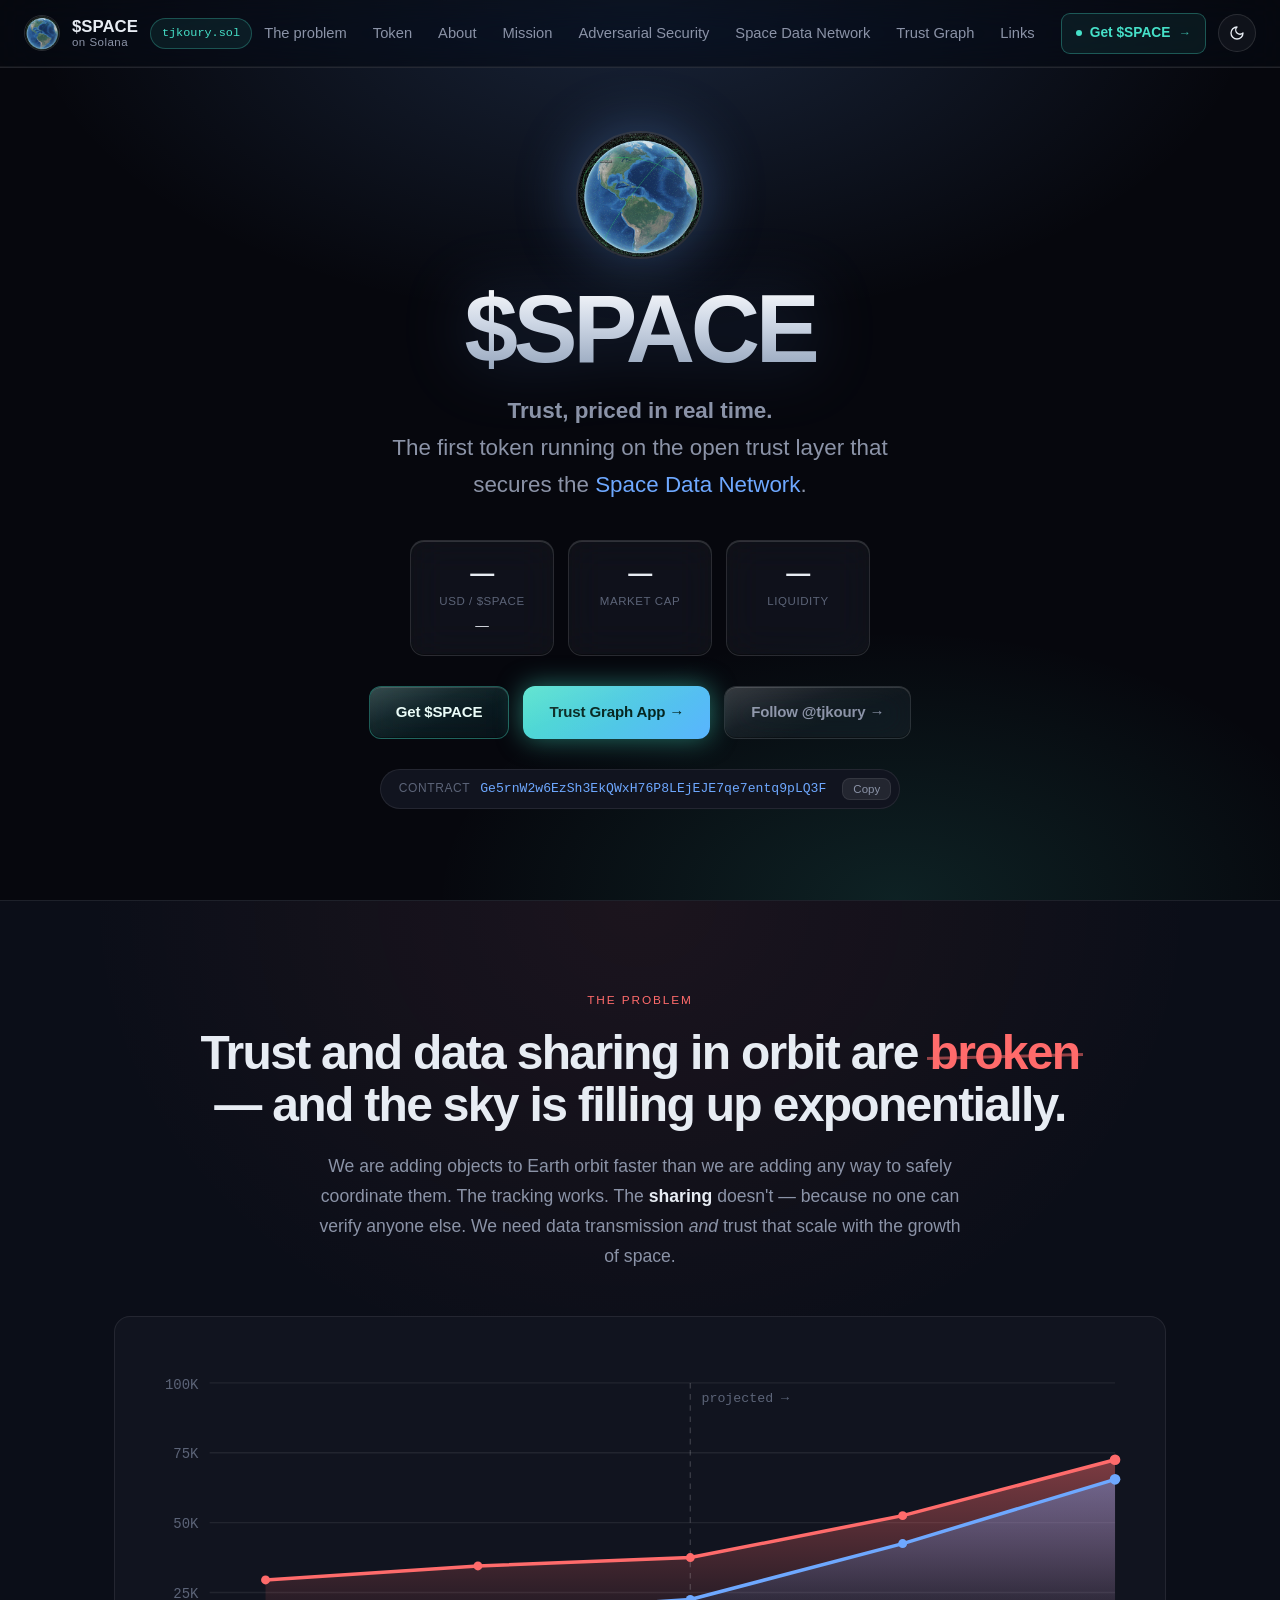
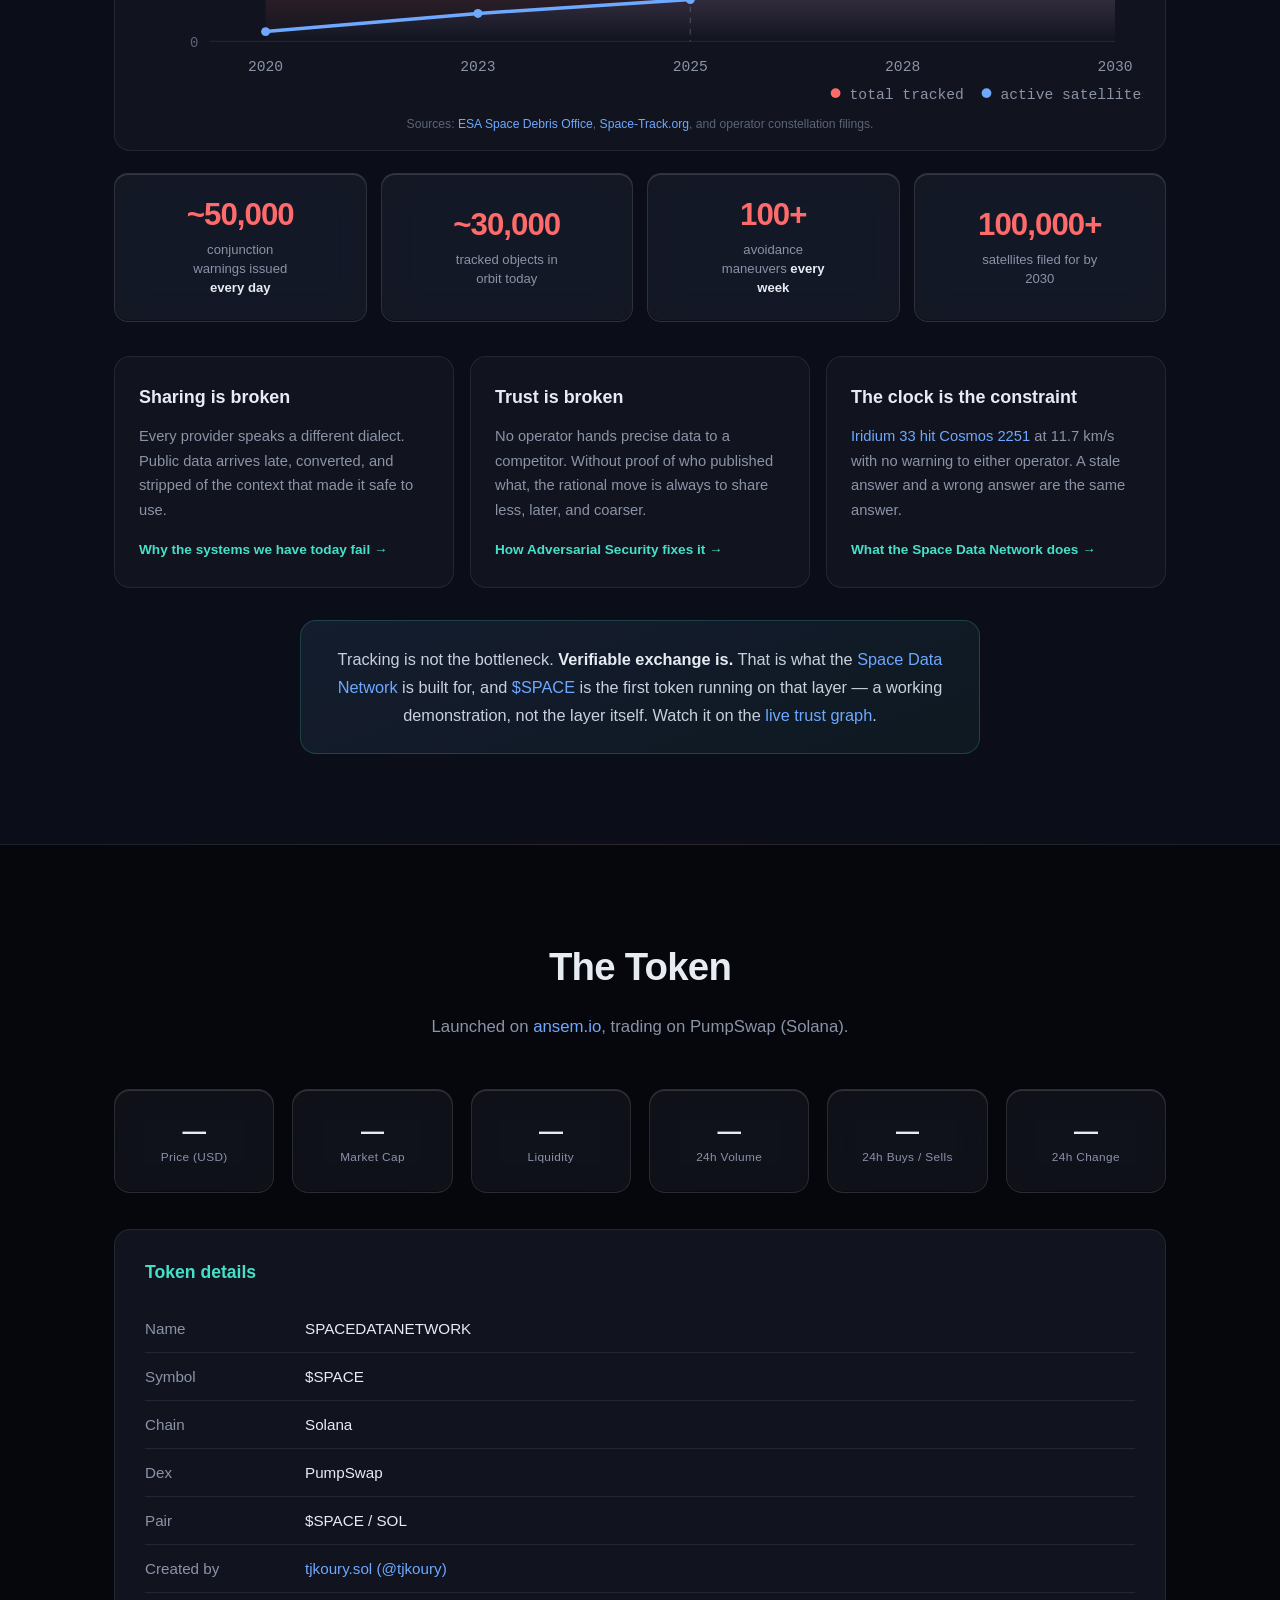
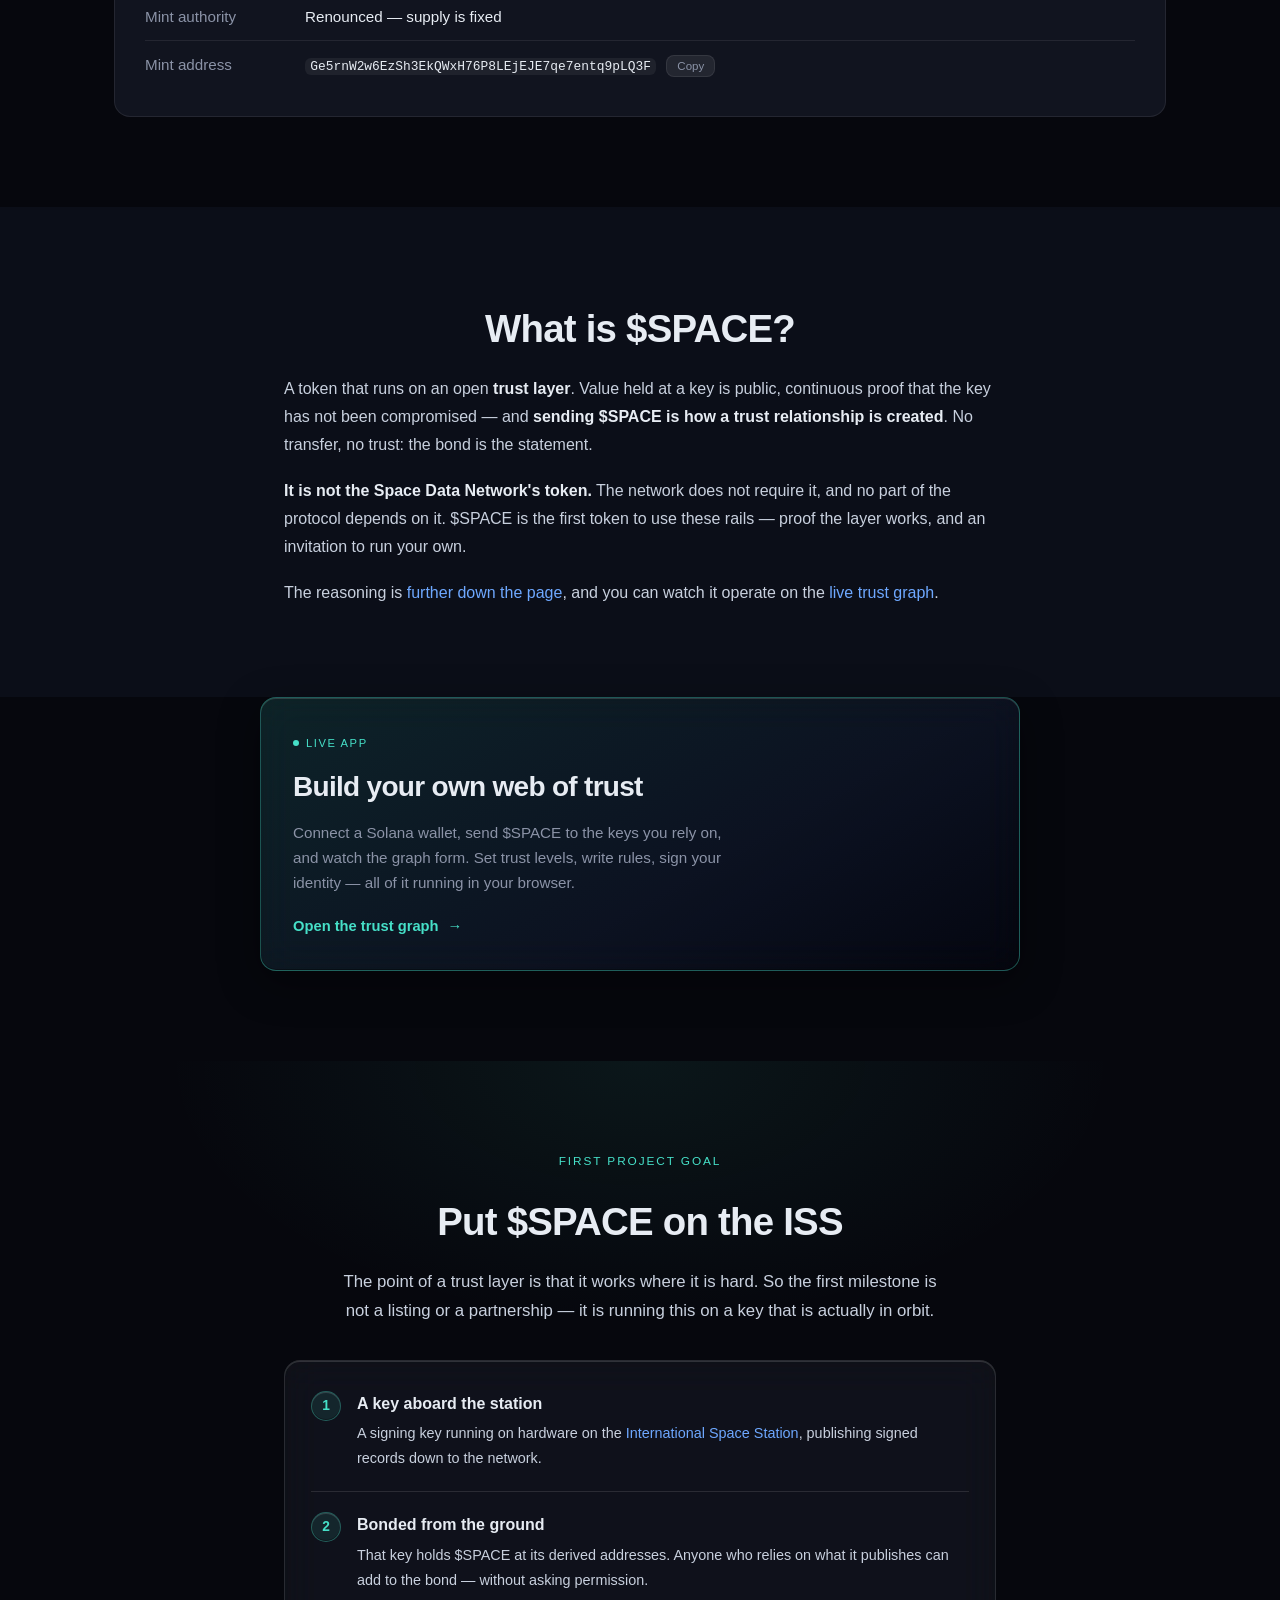
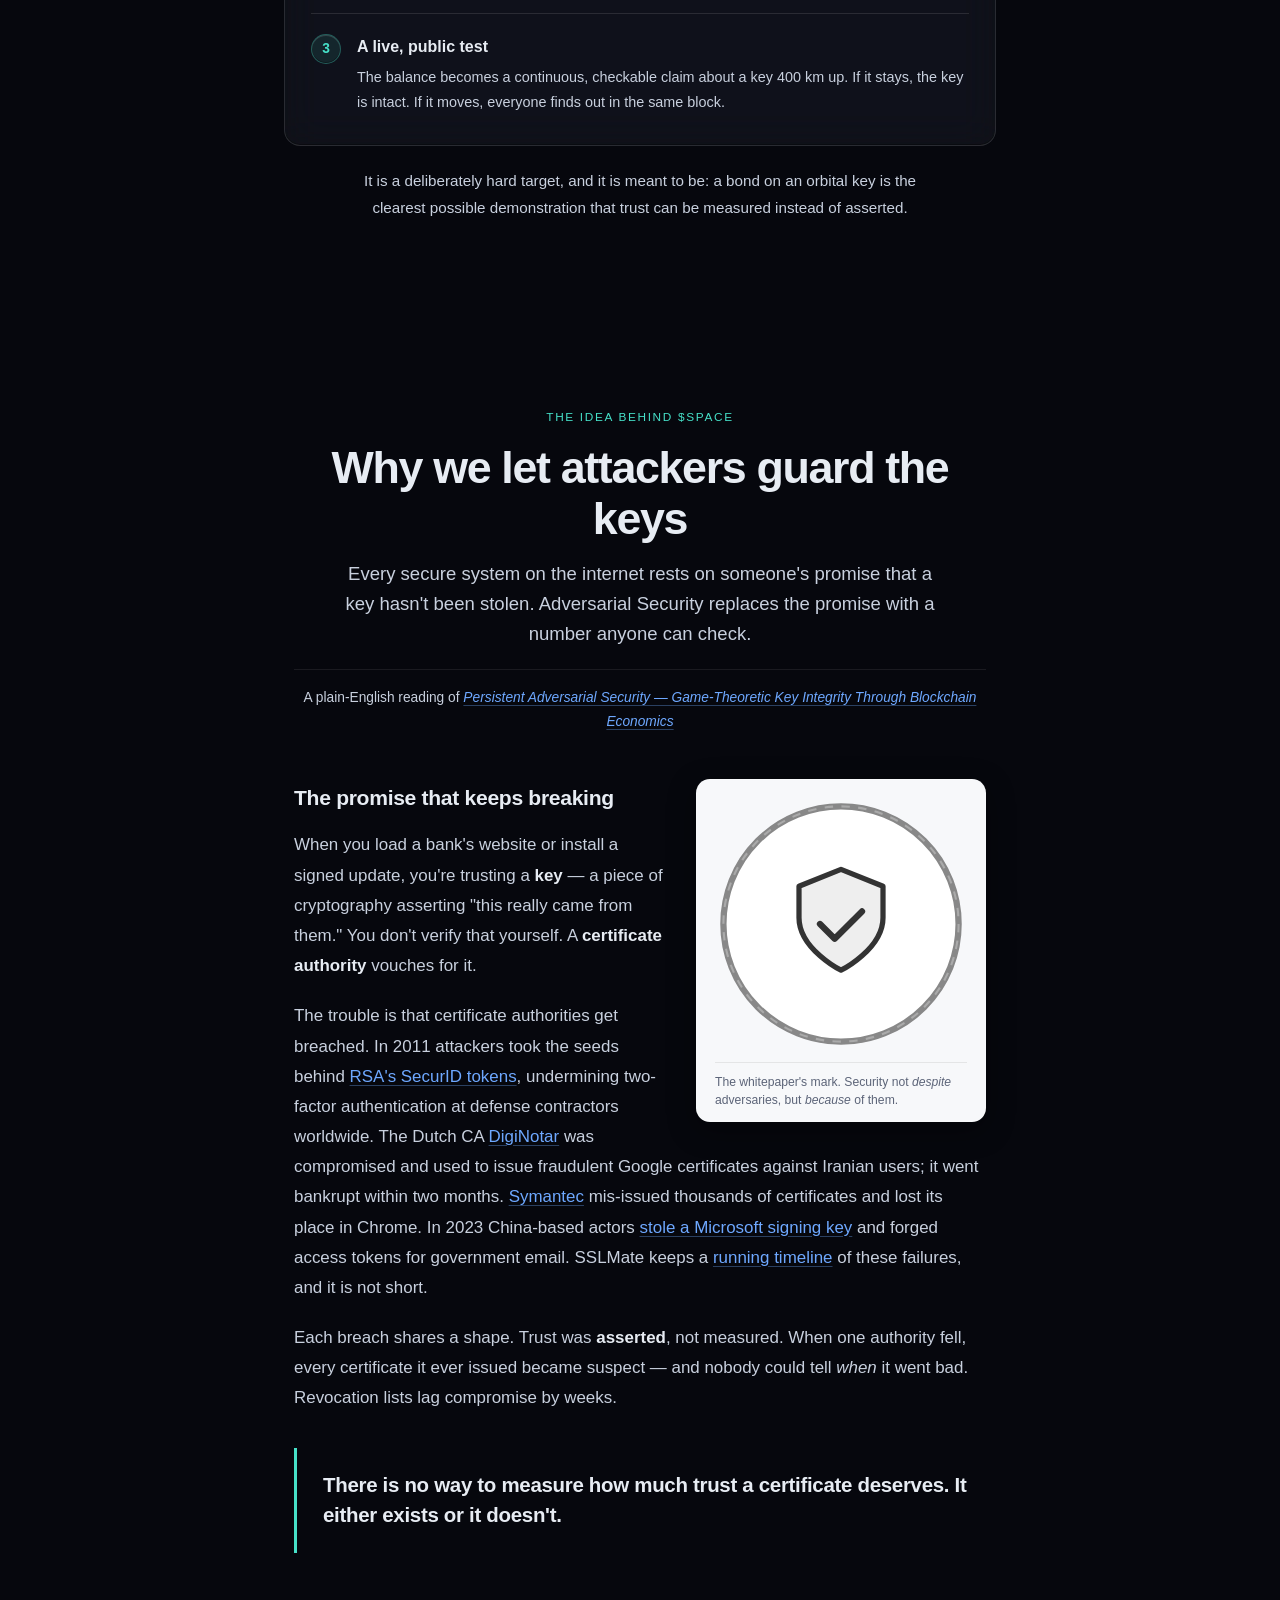
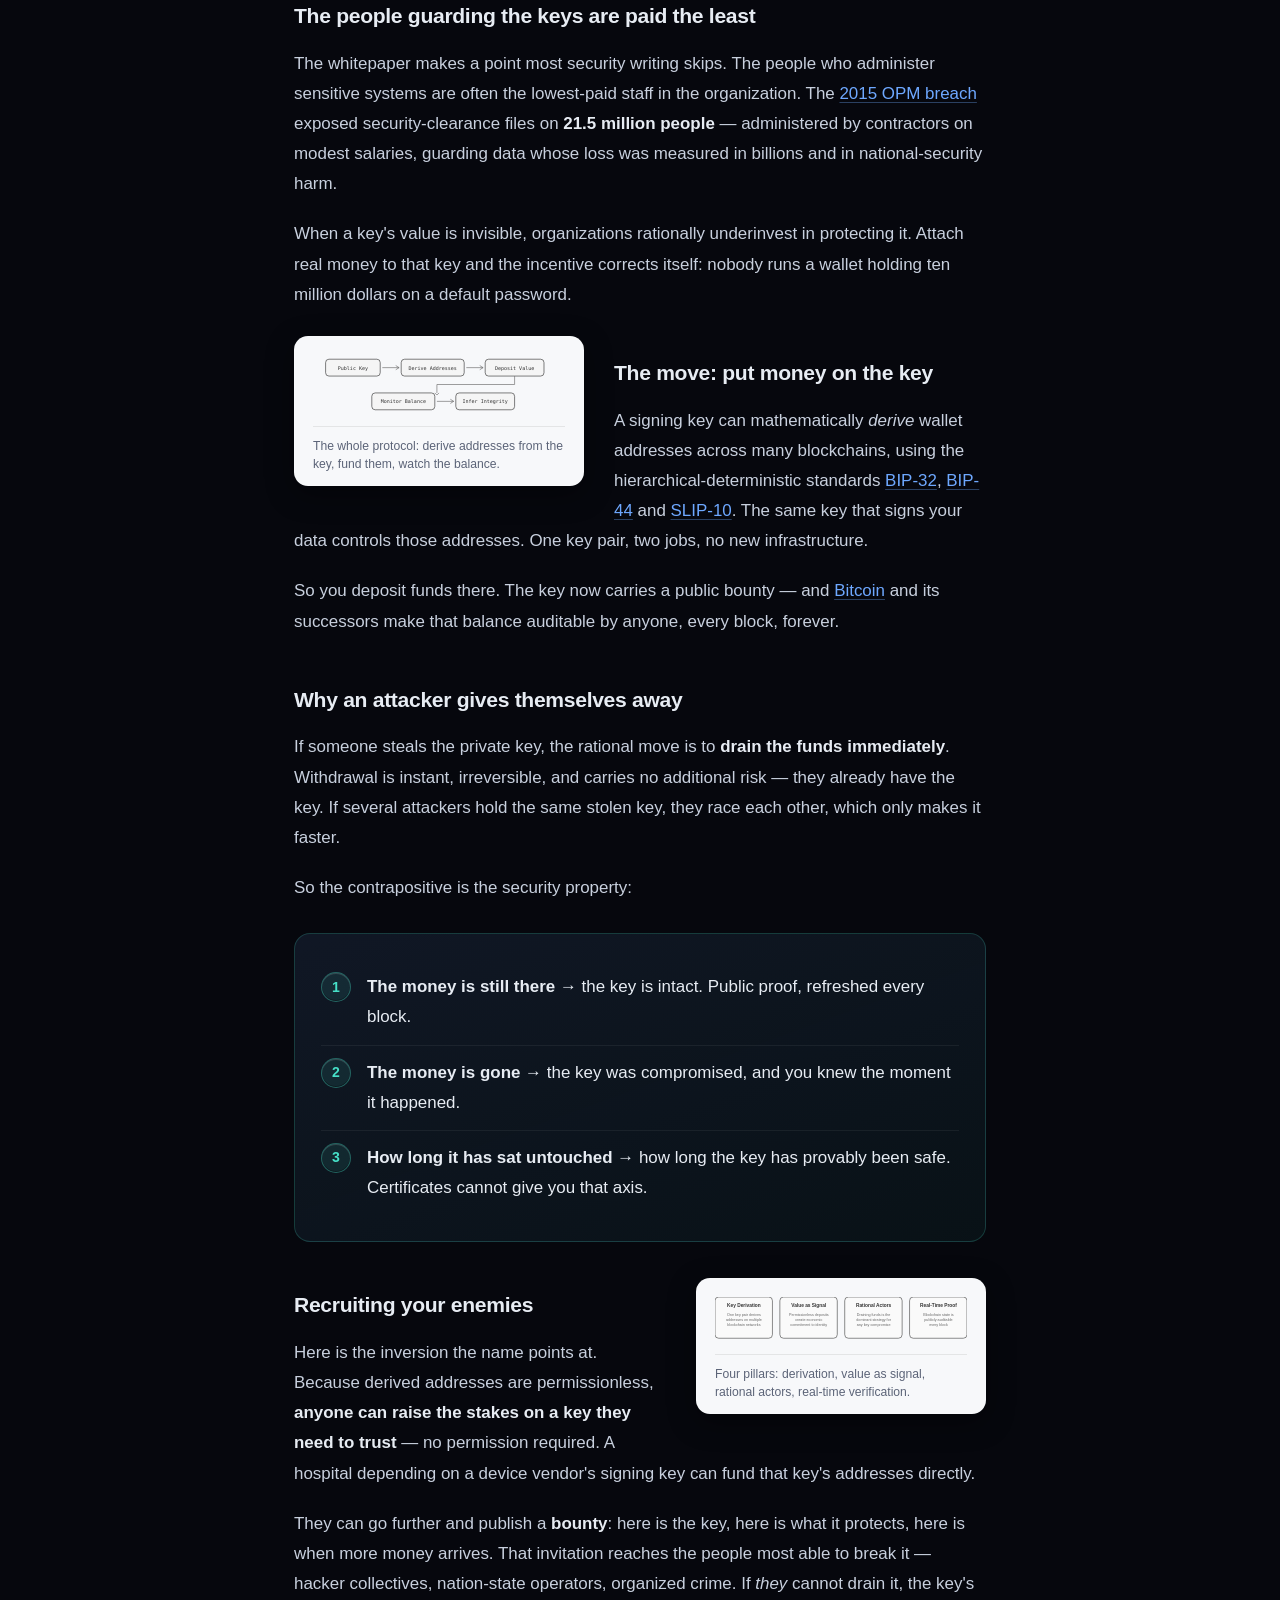
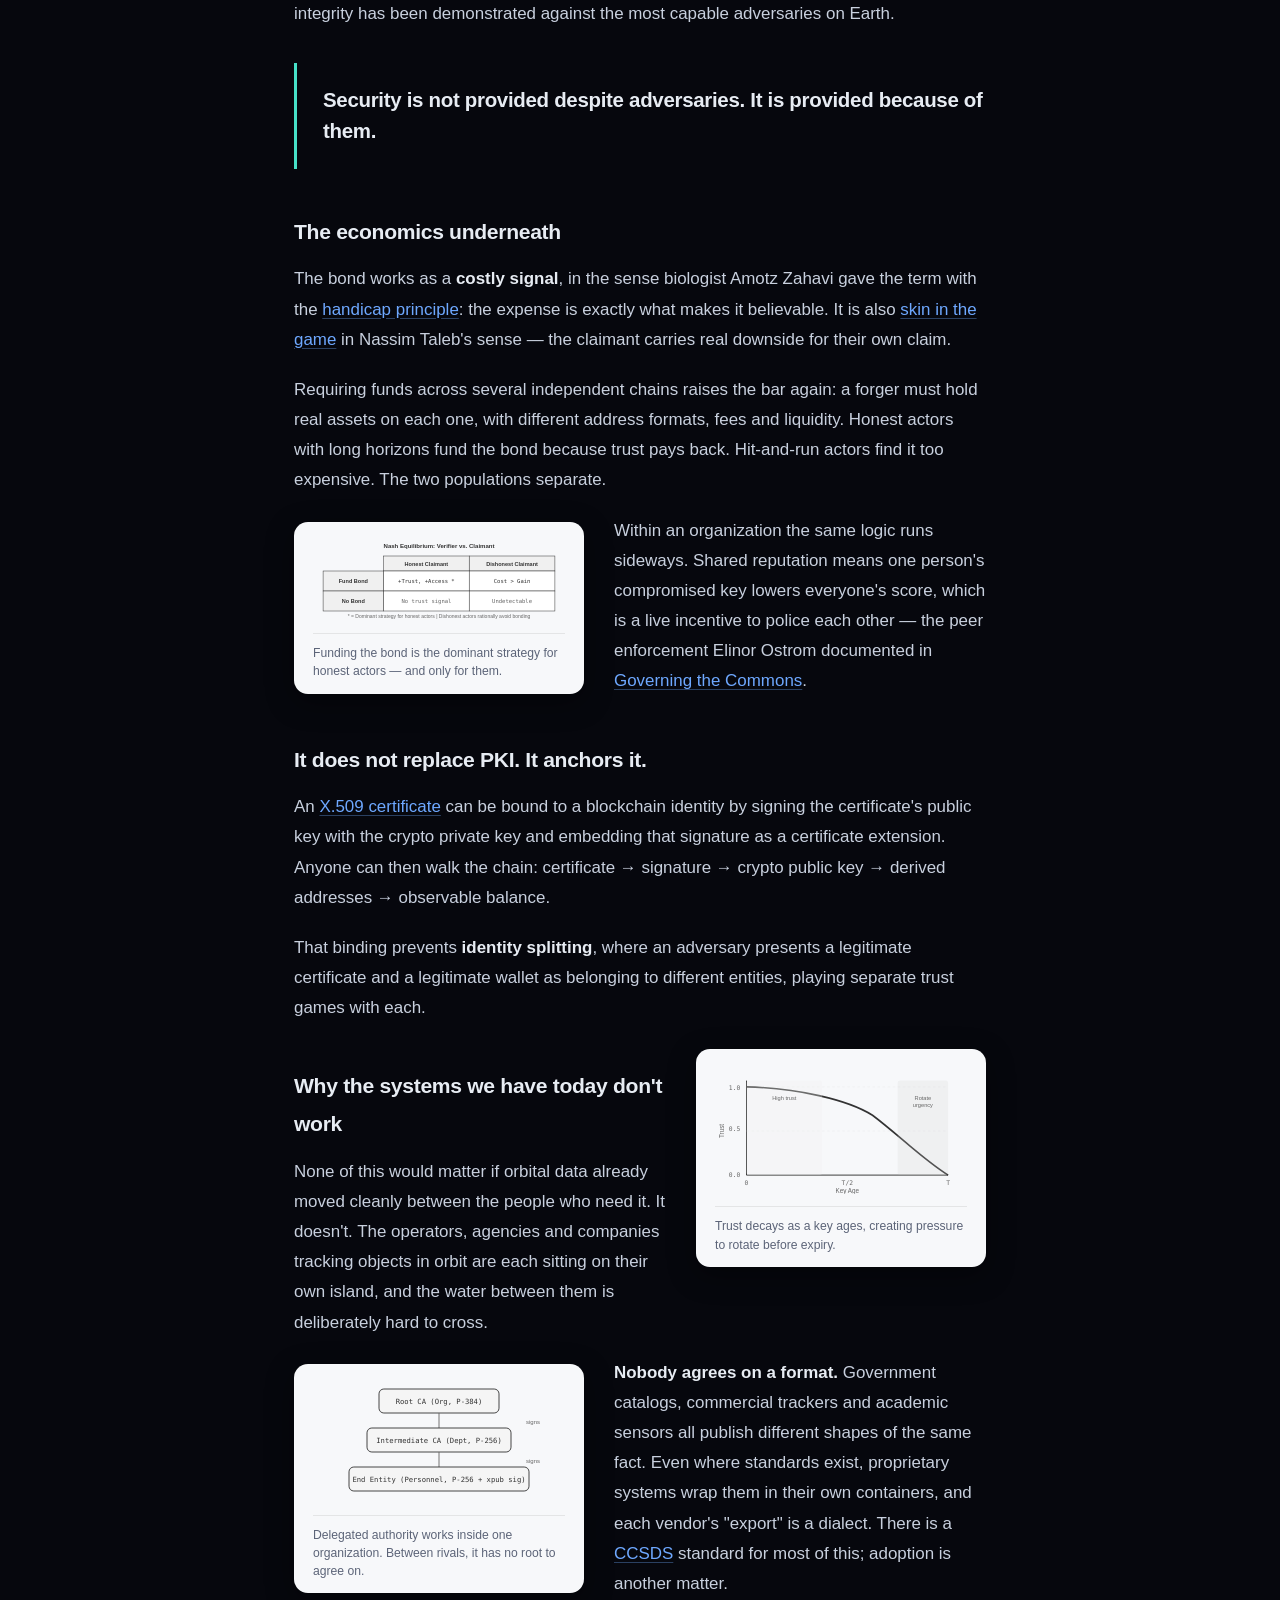
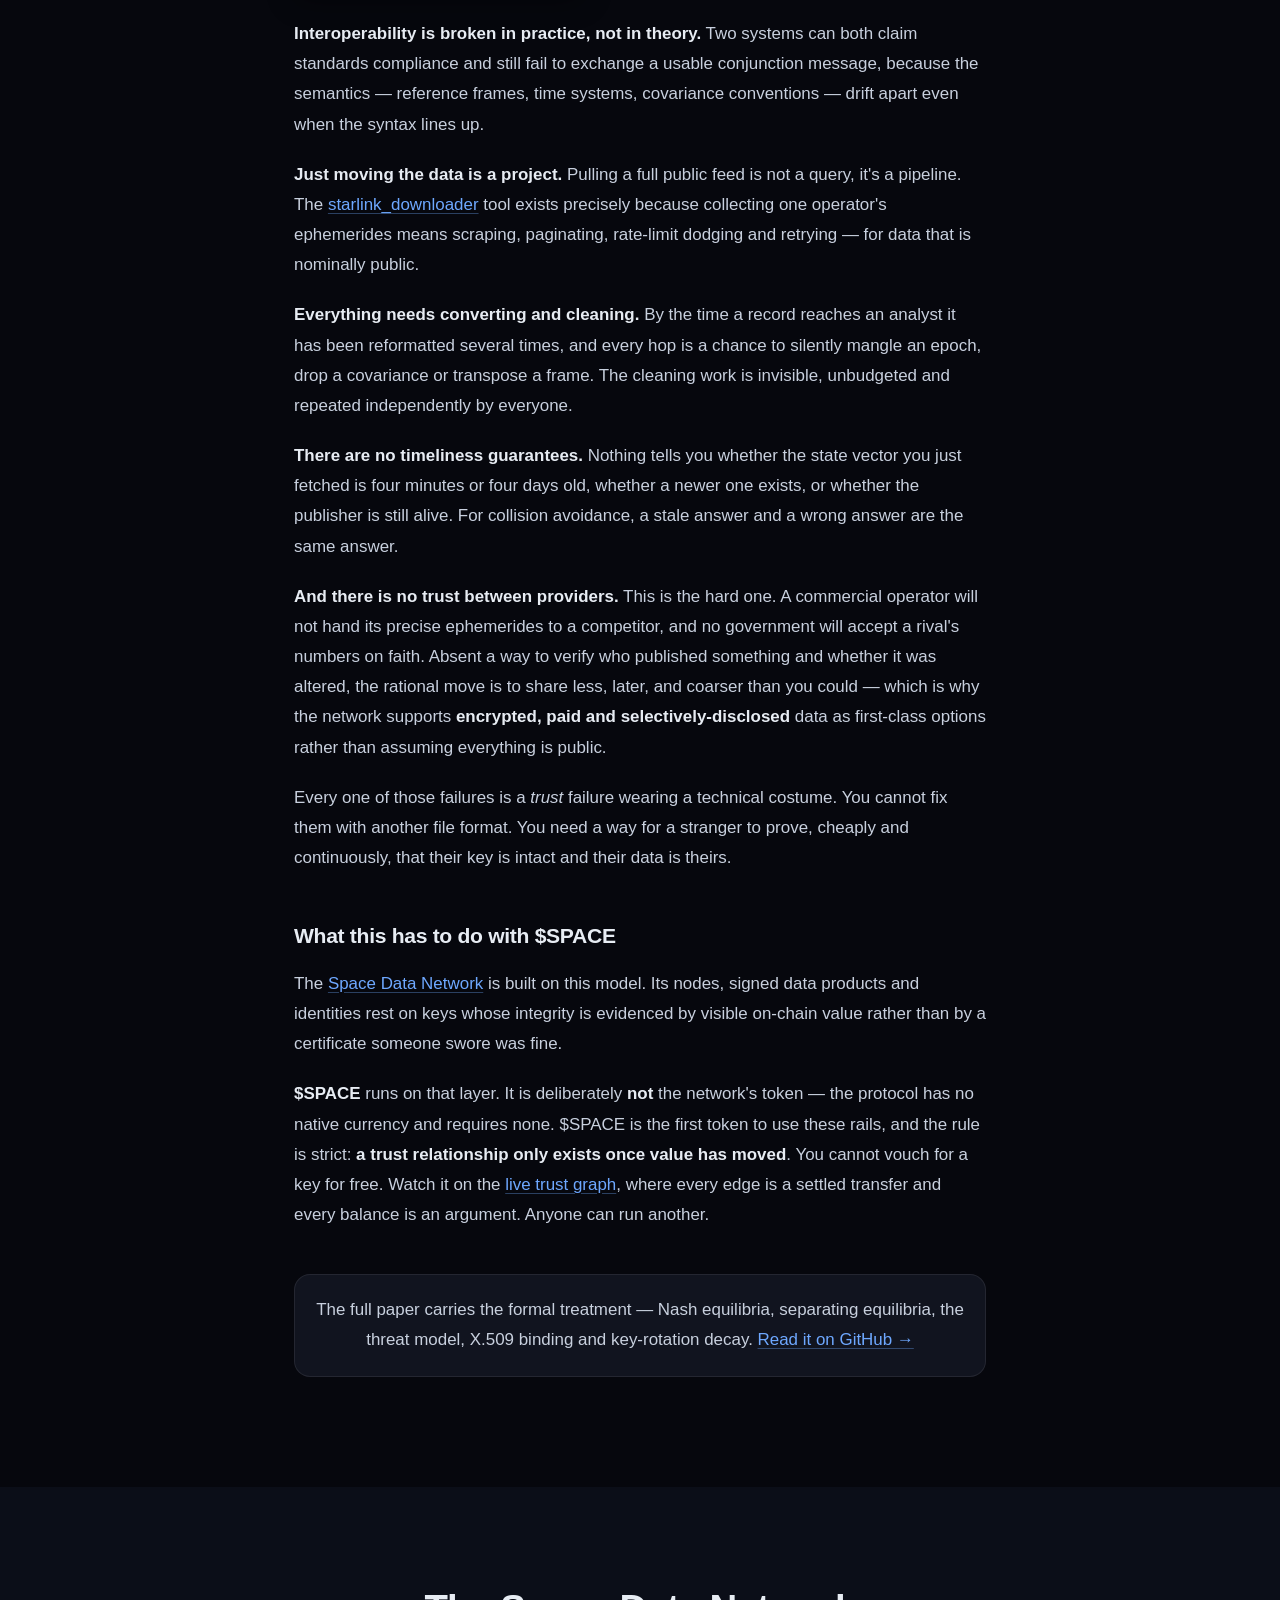
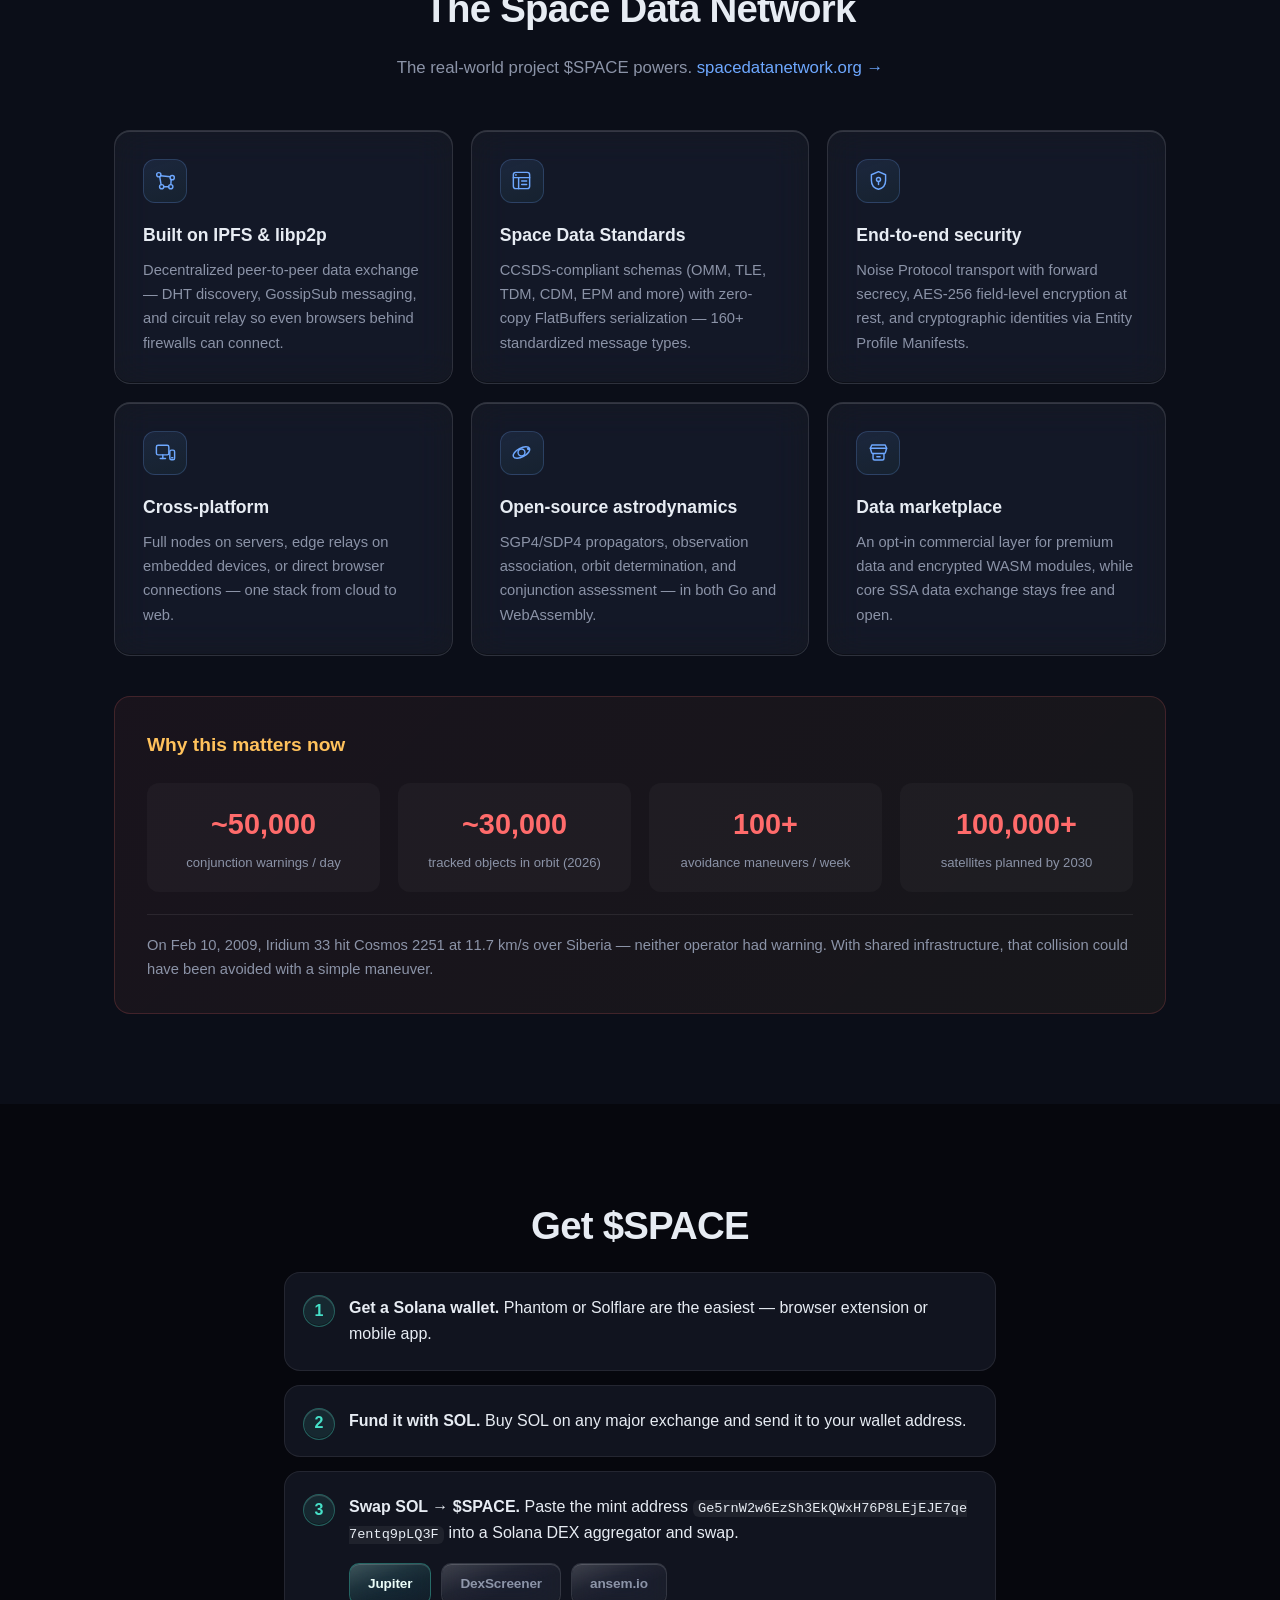
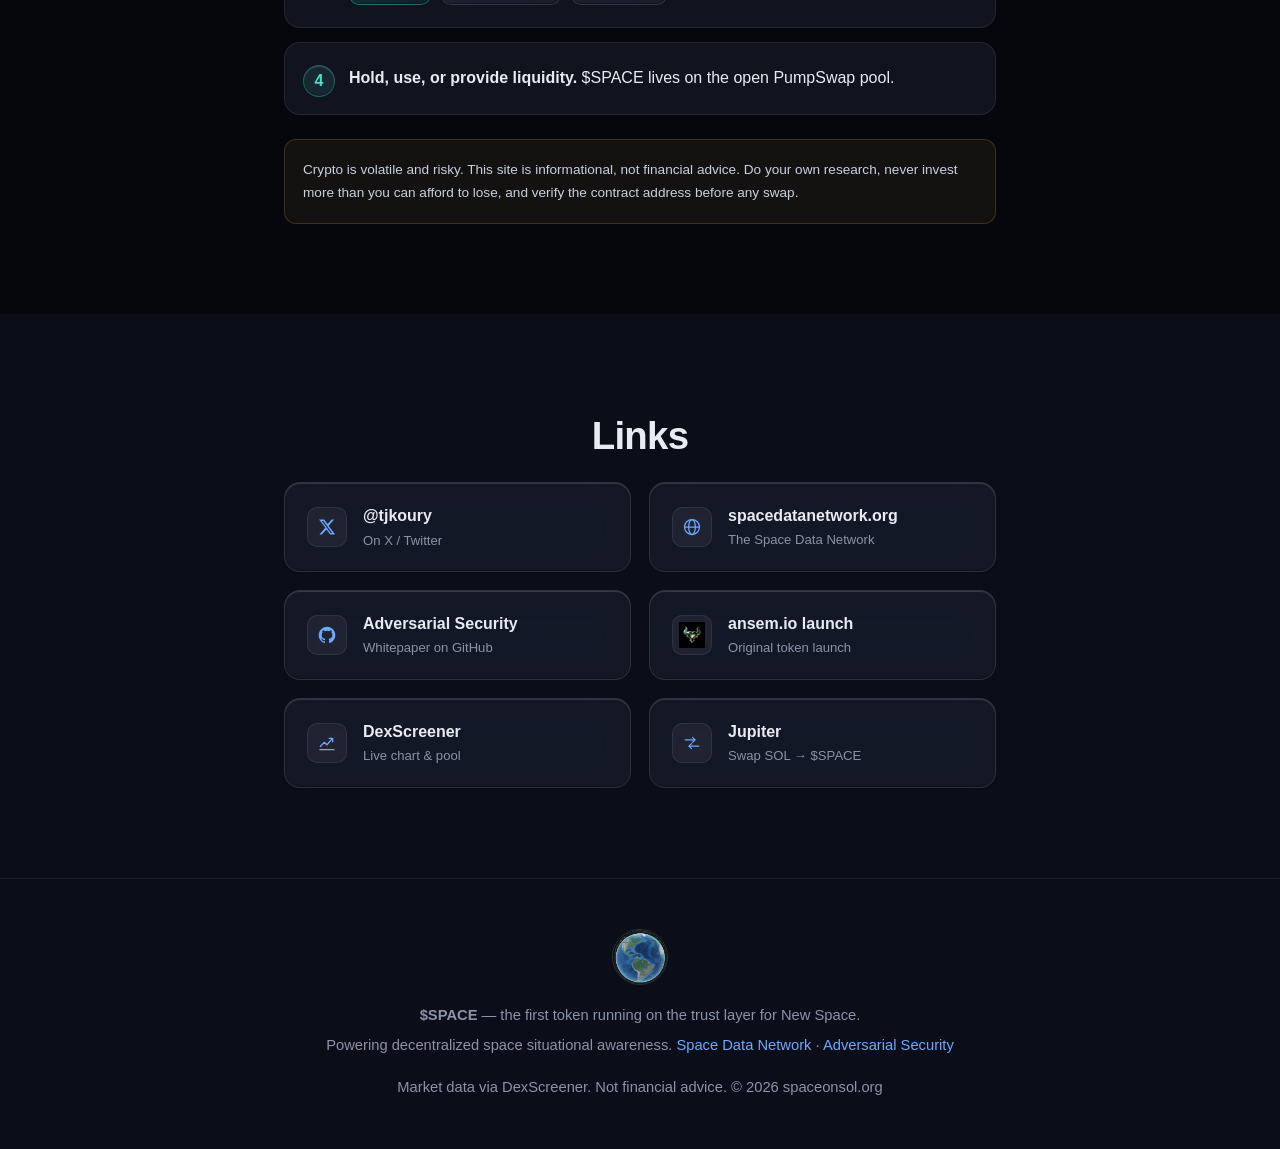
<file: docs/index.html>
<!DOCTYPE html>
<html lang="en">
<head>
<meta charset="UTF-8">
<meta name="viewport" content="width=device-width, initial-scale=1.0">
<title>$SPACE — The first token running on the trust layer for New Space</title>
<meta name="description" content="Trust, priced in real time. $SPACE is the first token to run on the open trust layer that secures the Space Data Network. It is not the network's token — it is the first example of one.">
<meta property="og:title" content="$SPACE — Trust, priced in real time">
<meta property="og:description" content="The first token running on the open trust layer for New Space. Not the network's token — the first example of one.">
<meta property="og:type" content="website">
<meta property="og:image" content="images/space-token-logo.jpg">
<link rel="icon" type="image/jpeg" href="images/space-token-logo.jpg">
<script>(function(){var t=localStorage.getItem("theme");if(t)document.documentElement.dataset.theme=t;
window.__toggleTheme=function(){var d=document.documentElement,n=d.dataset.theme==="light"?"dark":"light";
d.dataset.theme=n;localStorage.setItem("theme",n);};})();</script>
<link rel="stylesheet" href="assets/style.css?v=21">
</head>
<body>

<!-- ============ NAV ============ -->
<nav id="nav">
  <div class="brand-wrap">
    <a href="#top" class="brand">
      <img src="images/space-token-logo.jpg" alt="$SPACE logo" class="brand-logo">
      <span><b>$SPACE</b><small>on Solana</small></span>
    </a>
    <a href="https://www.sns.id/domain/tjkoury" target="_blank" rel="noopener" class="sol-chip" title="tjkoury.sol on SNS">tjkoury.sol</a>
  </div>
  <div class="nav-links">
    <a href="#problem">The problem</a>
    <a href="#token">Token</a>
    <a href="#about">About</a>
    <a href="#mission">Mission</a>
    <a href="#adversarial">Adversarial Security</a>
    <a href="#network">Space Data Network</a>
    <a href="trust.html">Trust Graph</a>
    <a href="#links">Links</a>
    <a href="#buy" class="cta">Get $SPACE</a>
  </div>
  <button class="theme-toggle" onclick="__toggleTheme()" title="Light / dark theme" aria-label="Toggle theme"><svg width="16" height="16" viewBox="0 0 24 24" fill="none" stroke="currentColor" stroke-width="2" stroke-linecap="round" stroke-linejoin="round" aria-hidden="true"><path d="M12 3a6 6 0 0 0 9 9 9 9 0 1 1-9-9Z"/></svg></button>
  <button id="menu-btn" aria-label="Menu" onclick="document.getElementById('nav').classList.toggle('open')">☰</button>
</nav>

<!-- ============ HERO ============ -->
<header id="top" class="hero">
  <div class="hero-bg"></div>
  <div class="hero-content">
    <img src="images/space-token-logo.jpg" alt="$SPACE" class="hero-logo">
    <h1>$SPACE</h1>
    <p class="tagline"><b>Trust, priced in real time.</b><br>The first token running on the open trust layer that secures the <a href="https://spacedatanetwork.org" target="_blank" rel="noopener">Space Data Network</a>.</p>
    <div class="hero-price">
      <div class="price-card">
        <span class="price-usd" id="priceUsd">—</span>
        <span class="price-label">USD / $SPACE</span>
        <span class="price-change" id="priceChange">—</span>
      </div>
      <div class="price-card">
        <span class="mcap" id="mcap">—</span>
        <span class="price-label">Market Cap</span>
      </div>
      <div class="price-card">
        <span class="liq" id="liq">—</span>
        <span class="price-label">Liquidity</span>
      </div>
    </div>
    <div class="hero-actions">
      <a href="#buy" class="btn btn-primary">Get $SPACE</a>
      <a href="trust.html" class="btn btn-bright">Trust Graph App →</a>
      <a href="https://x.com/tjkoury" target="_blank" rel="noopener" class="btn btn-ghost">Follow @tjkoury →</a>
    </div>
    <div class="hero-mint">
      <span>Contract</span>
      <code id="mint">Ge5rnW2w6EzSh3EkQWxH76P8LEjEJE7qe7entq9pLQ3F</code>
      <button class="copy" data-copy="Ge5rnW2w6EzSh3EkQWxH76P8LEjEJE7qe7entq9pLQ3F">Copy</button>
    </div>
  </div>
</header>

<!-- ============ THE PROBLEM ============ -->
<section id="problem" class="section problem">
  <div class="container">
    <p class="prob-kicker">The problem</p>
    <h2 class="prob-h">Trust and data sharing in orbit are <span class="brk">broken</span> — and the sky is filling up exponentially.</h2>
    <p class="prob-lead">
      We are adding objects to Earth orbit faster than we are adding any way to safely coordinate them. The
      tracking works. The <b>sharing</b> doesn't — because no one can verify anyone else. We need data
      transmission <i>and</i> trust that scale with the growth of space.
    </p>

    <div class="prob-chart">
      <svg viewBox="0 0 720 260" role="img" aria-label="Projected growth of tracked objects and active satellites, 2020 to 2030">
        <defs>
          <linearGradient id="gTot" x1="0" y1="0" x2="0" y2="1">
            <stop offset="0%" stop-color="#ff6b6b" stop-opacity=".45"/>
            <stop offset="100%" stop-color="#ff6b6b" stop-opacity="0"/>
          </linearGradient>
          <linearGradient id="gAct" x1="0" y1="0" x2="0" y2="1">
            <stop offset="0%" stop-color="#6ea8ff" stop-opacity=".4"/>
            <stop offset="100%" stop-color="#6ea8ff" stop-opacity="0"/>
          </linearGradient>
        </defs>
        <!-- gridlines -->
        <g stroke="rgba(255,255,255,.07)" stroke-width="1">
          <line x1="52" y1="30"  x2="700" y2="30"/>
          <line x1="52" y1="80"  x2="700" y2="80"/>
          <line x1="52" y1="130" x2="700" y2="130"/>
          <line x1="52" y1="180" x2="700" y2="180"/>
          <line x1="52" y1="215" x2="700" y2="215"/>
        </g>
        <g fill="#5c6478" font-size="10" font-family="ui-monospace,monospace">
          <text x="44" y="34"  text-anchor="end">100K</text>
          <text x="44" y="84"  text-anchor="end">75K</text>
          <text x="44" y="134" text-anchor="end">50K</text>
          <text x="44" y="184" text-anchor="end">25K</text>
          <text x="44" y="219" text-anchor="end">0</text>
        </g>
        <!-- total tracked: 22K,27K,30K,45K,65K -->
        <path d="M92,171 L244,161 L396,155 L548,125 L700,85 L700,215 L92,215 Z" fill="url(#gTot)"/>
        <path d="M92,171 L244,161 L396,155 L548,125 L700,85" fill="none" stroke="#ff6b6b" stroke-width="2.5" stroke-linejoin="round"/>
        <!-- active sats: 3.3K,10K,15K,35K,58K -->
        <path d="M92,208 L244,195 L396,185 L548,145 L700,99 L700,215 L92,215 Z" fill="url(#gAct)"/>
        <path d="M92,208 L244,195 L396,185 L548,145 L700,99" fill="none" stroke="#6ea8ff" stroke-width="2.5" stroke-linejoin="round" stroke-dasharray="0"/>
        <!-- projection divider -->
        <line x1="396" y1="30" x2="396" y2="215" stroke="rgba(255,255,255,.16)" stroke-width="1" stroke-dasharray="4 4"/>
        <text x="404" y="44" fill="#5c6478" font-size="9.5" font-family="ui-monospace,monospace">projected →</text>
        <!-- points -->
        <g fill="#ff6b6b"><circle cx="92" cy="171" r="3.2"/><circle cx="244" cy="161" r="3.2"/><circle cx="396" cy="155" r="3.2"/><circle cx="548" cy="125" r="3.2"/><circle cx="700" cy="85" r="3.8"/></g>
        <g fill="#6ea8ff"><circle cx="92" cy="208" r="3.2"/><circle cx="244" cy="195" r="3.2"/><circle cx="396" cy="185" r="3.2"/><circle cx="548" cy="145" r="3.2"/><circle cx="700" cy="99" r="3.8"/></g>
        <!-- x labels -->
        <g fill="#8b93a7" font-size="10.5" font-family="ui-monospace,monospace" text-anchor="middle">
          <text x="92" y="236">2020</text><text x="244" y="236">2023</text><text x="396" y="236">2025</text>
          <text x="548" y="236">2028</text><text x="700" y="236">2030</text>
        </g>
        <g font-size="10.5" font-family="ui-monospace,monospace">
          <circle cx="500" cy="252" r="3.5" fill="#ff6b6b"/><text x="510" y="256" fill="#8b93a7">total tracked</text>
          <circle cx="608" cy="252" r="3.5" fill="#6ea8ff"/><text x="618" y="256" fill="#8b93a7">active satellites</text>
        </g>
      </svg>
      <p class="prob-src">
        Sources: <a href="https://www.esa.int/Space_Safety/Space_Debris" target="_blank" rel="noopener">ESA Space Debris Office</a>,
        <a href="https://www.space-track.org" target="_blank" rel="noopener">Space-Track.org</a>, and operator constellation filings.
      </p>
    </div>

    <div class="prob-stats">
      <div><b>~50,000</b><span>conjunction warnings issued <i>every day</i></span></div>
      <div><b>~30,000</b><span>tracked objects in orbit today</span></div>
      <div><b>100+</b><span>avoidance maneuvers <i>every week</i></span></div>
      <div><b>100,000+</b><span>satellites filed for by 2030</span></div>
    </div>

    <div class="prob-cards">
      <div class="pcard">
        <h3>Sharing is broken</h3>
        <p>
          Every provider speaks a different dialect. Public data arrives late, converted, and stripped of the
          context that made it safe to use.
        </p>
        <a href="#adversarial" class="pcard-link">Why the systems we have today fail →</a>
      </div>
      <div class="pcard">
        <h3>Trust is broken</h3>
        <p>
          No operator hands precise data to a competitor. Without proof of who published what, the rational
          move is always to share less, later, and coarser.
        </p>
        <a href="#adversarial" class="pcard-link">How Adversarial Security fixes it →</a>
      </div>
      <div class="pcard">
        <h3>The clock is the constraint</h3>
        <p>
          <a href="https://en.wikipedia.org/wiki/2009_satellite_collision" target="_blank" rel="noopener">Iridium 33 hit Cosmos 2251</a>
          at 11.7 km/s with no warning to either operator. A stale answer and a wrong answer are the same answer.
        </p>
        <a href="#network" class="pcard-link">What the Space Data Network does →</a>
      </div>
    </div>

    <p class="prob-close">
      Tracking is not the bottleneck. <b>Verifiable exchange is.</b> That is what the
      <a href="https://spacedatanetwork.org" target="_blank" rel="noopener">Space Data Network</a> is built for,
      and <a href="#token">$SPACE</a> is the first token running on that layer — a working
      demonstration, not the layer itself. Watch it on the <a href="trust.html">live trust graph</a>.
    </p>
  </div>
</section>

<!-- ============ TOKEN ============ -->
<section id="token" class="section">
  <div class="container">
    <h2 class="section-title">The Token</h2>
    <p class="section-sub">Launched on <a href="https://ansem.io/launch/coin/Ge5rnW2w6EzSh3EkQWxH76P8LEjEJE7qe7entq9pLQ3F" target="_blank" rel="noopener">ansem.io</a>, trading on PumpSwap (Solana).</p>

    <div class="grid stats-grid">
      <div class="stat"><span class="stat-num" id="s-price">—</span><span class="stat-lbl">Price (USD)</span></div>
      <div class="stat"><span class="stat-num" id="s-mcap">—</span><span class="stat-lbl">Market Cap</span></div>
      <div class="stat"><span class="stat-num" id="s-liq">—</span><span class="stat-lbl">Liquidity</span></div>
      <div class="stat"><span class="stat-num" id="s-vol">—</span><span class="stat-lbl">24h Volume</span></div>
      <div class="stat"><span class="stat-num" id="s-holders">—</span><span class="stat-lbl">24h Buys / Sells</span></div>
      <div class="stat"><span class="stat-num" id="s-change">—</span><span class="stat-lbl">24h Change</span></div>
    </div>

    <div class="contract-box">
      <h3>Token details</h3>
      <table class="kv">
        <tr><th>Name</th><td>SPACEDATANETWORK</td></tr>
        <tr><th>Symbol</th><td>$SPACE</td></tr>
        <tr><th>Chain</th><td>Solana</td></tr>
        <tr><th>Dex</th><td>PumpSwap</td></tr>
        <tr><th>Pair</th><td>$SPACE / SOL</td></tr>
        <tr><th>Created by</th><td><a href="https://x.com/tjkoury" target="_blank" rel="noopener">tjkoury.sol (@tjkoury)</a></td></tr>
        <tr><th>Mint authority</th><td>Renounced — supply is fixed</td></tr>
        <tr><th>Mint address</th><td><code>Ge5rnW2w6EzSh3EkQWxH76P8LEjEJE7qe7entq9pLQ3F</code> <button class="copy" data-copy="Ge5rnW2w6EzSh3EkQWxH76P8LEjEJE7qe7entq9pLQ3F">Copy</button></td></tr>
      </table>
    </div>
  </div>
</section>

<!-- ============ ABOUT ============ -->
<section id="about" class="section section-alt">
  <div class="container narrow">
    <h2 class="section-title">What is $SPACE?</h2>
    <p>
      A token that runs on an open <b>trust layer</b>. Value held at a key is public, continuous proof that
      the key has not been compromised — and <b>sending $SPACE is how a trust relationship is created</b>.
      No transfer, no trust: the bond is the statement.
    </p>
    <p>
      <b>It is not the Space Data Network's token.</b> The network does not require it, and no part of the
      protocol depends on it. $SPACE is the first token to use these rails — proof the layer works, and an
      invitation to run your own.
    </p>
    <p>
      The reasoning is <a href="#adversarial">further down the page</a>, and you can watch it operate on the
      <a href="trust.html">live trust graph</a>.
    </p>
  </div>
</section>

<!-- ============ TRUST APP CTA ============ -->
<section class="section" style="padding-top:0">
  <div class="container">
    <a href="trust.html" class="app-cta">
      <span class="app-cta-tag">Live app</span>
      <h3>Build your own web of trust</h3>
      <p>
        Connect a Solana wallet, send $SPACE to the keys you rely on, and watch the graph form. Set trust
        levels, write rules, sign your identity — all of it running in your browser.
      </p>
      <span class="app-cta-go">Open the trust graph</span>
    </a>
  </div>
</section>

<!-- ============ MISSION ============ -->
<section id="mission" class="section mission">
  <div class="container narrow">
    <p class="prob-kicker" style="color:var(--accent2)">First project goal</p>
    <h2 class="section-title">Put $SPACE on the ISS</h2>
    <p class="section-sub" style="margin-bottom:34px">
      The point of a trust layer is that it works where it is hard. So the first milestone is not a listing
      or a partnership — it is running this on a key that is actually in orbit.
    </p>

    <div class="goal-card">
      <div class="goal-row">
        <span class="goal-n">1</span>
        <div><b>A key aboard the station</b>
          <p>A signing key running on hardware on the
          <a href="https://www.nasa.gov/international-space-station/" target="_blank" rel="noopener">International Space Station</a>,
          publishing signed records down to the network.</p></div>
      </div>
      <div class="goal-row">
        <span class="goal-n">2</span>
        <div><b>Bonded from the ground</b>
          <p>That key holds $SPACE at its derived addresses. Anyone who relies on what it publishes can add
          to the bond — without asking permission.</p></div>
      </div>
      <div class="goal-row">
        <span class="goal-n">3</span>
        <div><b>A live, public test</b>
          <p>The balance becomes a continuous, checkable claim about a key 400 km up. If it stays, the key is
          intact. If it moves, everyone finds out in the same block.</p></div>
      </div>
    </div>

    <p class="goal-close">
      It is a deliberately hard target, and it is meant to be: a bond on an orbital key is the clearest
      possible demonstration that trust can be measured instead of asserted.
    </p>
  </div>
</section>

<!-- ============ ADVERSARIAL SECURITY ============ -->
<section id="adversarial" class="section">
  <article class="article">
    <header class="art-head">
      <span class="art-kicker">The idea behind $SPACE</span>
      <h2>Why we let attackers guard the keys</h2>
      <p class="art-standfirst">
        Every secure system on the internet rests on someone's promise that a key hasn't been stolen.
        Adversarial Security replaces the promise with a number anyone can check.
      </p>
      <p class="art-byline">
        A plain-English reading of
        <a href="https://github.com/DigitalArsenal/Adversarial-Security" target="_blank" rel="noopener">
        <i>Persistent Adversarial Security — Game-Theoretic Key Integrity Through Blockchain Economics</i></a>
      </p>
    </header>

    <figure class="fig fig-right">
      <img src="images/shield.svg" alt="Adversarial Security shield">
      <figcaption>The whitepaper's mark. Security not <i>despite</i> adversaries, but <i>because</i> of them.</figcaption>
    </figure>

    <h3>The promise that keeps breaking</h3>
    <p>
      When you load a bank's website or install a signed update, you're trusting a <b>key</b> — a piece of
      cryptography asserting "this really came from them." You don't verify that yourself. A
      <b>certificate authority</b> vouches for it.
    </p>
    <p>
      The trouble is that certificate authorities get breached. In 2011 attackers took the seeds behind
      <a href="https://www.wired.com/story/the-full-story-of-the-stunning-rsa-hack-can-finally-be-told/" target="_blank" rel="noopener">RSA's SecurID tokens</a>,
      undermining two-factor authentication at defense contractors worldwide. The Dutch CA
      <a href="https://en.wikipedia.org/wiki/DigiNotar" target="_blank" rel="noopener">DigiNotar</a> was compromised
      and used to issue fraudulent Google certificates against Iranian users; it went bankrupt within
      two months. <a href="https://arstechnica.com/information-technology/2017/09/chrome-to-distrust-symantec-certificates-2018/" target="_blank" rel="noopener">Symantec</a>
      mis-issued thousands of certificates and lost its place in Chrome. In 2023 China-based actors
      <a href="https://cyberscoop.com/microsoft-china-signing-key" target="_blank" rel="noopener">stole a Microsoft signing key</a>
      and forged access tokens for government email. SSLMate keeps a
      <a href="https://sslmate.com/resources/certificate_authority_failures" target="_blank" rel="noopener">running timeline</a>
      of these failures, and it is not short.
    </p>
    <p>
      Each breach shares a shape. Trust was <b>asserted</b>, not measured. When one authority fell, every
      certificate it ever issued became suspect — and nobody could tell <i>when</i> it went bad. Revocation
      lists lag compromise by weeks.
    </p>

    <aside class="pullquote">
      There is no way to measure how much trust a certificate deserves. It either exists or it doesn't.
    </aside>

    <h3>The people guarding the keys are paid the least</h3>
    <p>
      The whitepaper makes a point most security writing skips. The people who administer sensitive systems
      are often the lowest-paid staff in the organization. The
      <a href="https://en.wikipedia.org/wiki/2015_Office_of_Personnel_Management_data_breach" target="_blank" rel="noopener">2015 OPM breach</a>
      exposed security-clearance files on <b>21.5 million people</b> — administered by contractors on modest
      salaries, guarding data whose loss was measured in billions and in national-security harm.
    </p>
    <p>
      When a key's value is invisible, organizations rationally underinvest in protecting it. Attach real
      money to that key and the incentive corrects itself: nobody runs a wallet holding ten million dollars
      on a default password.
    </p>

    <figure class="fig fig-left">
      <img src="images/flow.svg" alt="Protocol flow: public key, derive addresses, deposit value, monitor balance, infer integrity">
      <figcaption>The whole protocol: derive addresses from the key, fund them, watch the balance.</figcaption>
    </figure>

    <h3>The move: put money on the key</h3>
    <p>
      A signing key can mathematically <i>derive</i> wallet addresses across many blockchains, using the
      hierarchical-deterministic standards
      <a href="https://github.com/bitcoin/bips/blob/master/bip-0032.mediawiki" target="_blank" rel="noopener">BIP-32</a>,
      <a href="https://github.com/bitcoin/bips/blob/master/bip-0044.mediawiki" target="_blank" rel="noopener">BIP-44</a> and
      <a href="https://github.com/satoshilabs/slips/blob/master/slip-0010.md" target="_blank" rel="noopener">SLIP-10</a>.
      The same key that signs your data controls those addresses. One key pair, two jobs, no new infrastructure.
    </p>
    <p>
      So you deposit funds there. The key now carries a public bounty — and
      <a href="https://bitcoin.org/bitcoin.pdf" target="_blank" rel="noopener">Bitcoin</a> and its successors
      make that balance auditable by anyone, every block, forever.
    </p>

    <h3>Why an attacker gives themselves away</h3>
    <p>
      If someone steals the private key, the rational move is to <b>drain the funds immediately</b>. Withdrawal
      is instant, irreversible, and carries no additional risk — they already have the key. If several
      attackers hold the same stolen key, they race each other, which only makes it faster.
    </p>
    <p>So the contrapositive is the security property:</p>

    <div class="callout">
      <div class="callout-row"><span class="callout-num">1</span><div>
        <b>The money is still there</b> → the key is intact. Public proof, refreshed every block.</div></div>
      <div class="callout-row"><span class="callout-num">2</span><div>
        <b>The money is gone</b> → the key was compromised, and you knew the moment it happened.</div></div>
      <div class="callout-row"><span class="callout-num">3</span><div>
        <b>How long it has sat untouched</b> → how long the key has provably been safe. Certificates cannot
        give you that axis.</div></div>
    </div>

    <figure class="fig fig-right">
      <img src="images/pillars.svg" alt="Four pillars: key derivation, value as signal, rational actors, real-time proof">
      <figcaption>Four pillars: derivation, value as signal, rational actors, real-time verification.</figcaption>
    </figure>

    <h3>Recruiting your enemies</h3>
    <p>
      Here is the inversion the name points at. Because derived addresses are permissionless,
      <b>anyone can raise the stakes on a key they need to trust</b> — no permission required. A hospital
      depending on a device vendor's signing key can fund that key's addresses directly.
    </p>
    <p>
      They can go further and publish a <b>bounty</b>: here is the key, here is what it protects, here is when
      more money arrives. That invitation reaches the people most able to break it — hacker collectives,
      nation-state operators, organized crime. If <i>they</i> cannot drain it, the key's integrity has been
      demonstrated against the most capable adversaries on Earth.
    </p>

    <aside class="pullquote">
      Security is not provided despite adversaries. It is provided because of them.
    </aside>

    <h3>The economics underneath</h3>
    <p>
      The bond works as a <b>costly signal</b>, in the sense biologist Amotz Zahavi gave the term with the
      <a href="https://doi.org/10.1016/0022-5193(75)90111-3" target="_blank" rel="noopener">handicap principle</a>:
      the expense is exactly what makes it believable. It is also
      <a href="https://en.wikipedia.org/wiki/Skin_in_the_Game_(book)" target="_blank" rel="noopener">skin in the game</a>
      in Nassim Taleb's sense — the claimant carries real downside for their own claim.
    </p>
    <p>
      Requiring funds across several independent chains raises the bar again: a forger must hold real assets
      on each one, with different address formats, fees and liquidity. Honest actors with long horizons fund
      the bond because trust pays back. Hit-and-run actors find it too expensive. The two populations separate.
    </p>

    <figure class="fig fig-left">
      <img src="images/nash.svg" alt="Nash equilibrium payoff matrix">
      <figcaption>Funding the bond is the dominant strategy for honest actors — and only for them.</figcaption>
    </figure>

    <p>
      Within an organization the same logic runs sideways. Shared reputation means one person's compromised
      key lowers everyone's score, which is a live incentive to police each other — the peer enforcement
      Elinor Ostrom documented in
      <a href="https://en.wikipedia.org/wiki/Governing_the_Commons" target="_blank" rel="noopener">Governing the Commons</a>.
    </p>

    <h3>It does not replace PKI. It anchors it.</h3>
    <p>
      An <a href="https://datatracker.ietf.org/doc/html/rfc5280" target="_blank" rel="noopener">X.509 certificate</a>
      can be bound to a blockchain identity by signing the certificate's public key with the crypto private
      key and embedding that signature as a certificate extension. Anyone can then walk the chain:
      certificate → signature → crypto public key → derived addresses → observable balance.
    </p>
    <p>
      That binding prevents <b>identity splitting</b>, where an adversary presents a legitimate certificate and
      a legitimate wallet as belonging to different entities, playing separate trust games with each.
    </p>

    <figure class="fig fig-right">
      <img src="images/trust-decay.svg" alt="Trust decay curve as keys age">
      <figcaption>Trust decays as a key ages, creating pressure to rotate before expiry.</figcaption>
    </figure>

    <h3>Why the systems we have today don't work</h3>
    <p>
      None of this would matter if orbital data already moved cleanly between the people who need it. It
      doesn't. The operators, agencies and companies tracking objects in orbit are each sitting on their own
      island, and the water between them is deliberately hard to cross.
    </p>

    <figure class="fig fig-left">
      <img src="images/cert-hierarchy.svg" alt="Certificate hierarchy: root CA, intermediate CA, end entity">
      <figcaption>Delegated authority works inside one organization. Between rivals, it has no root to agree on.</figcaption>
    </figure>

    <p>
      <b>Nobody agrees on a format.</b> Government catalogs, commercial trackers and academic sensors all
      publish different shapes of the same fact. Even where standards exist, proprietary systems wrap them in
      their own containers, and each vendor's "export" is a dialect. There is a
      <a href="https://public.ccsds.org/" target="_blank" rel="noopener">CCSDS</a> standard for most of this;
      adoption is another matter.
    </p>
    <p>
      <b>Interoperability is broken in practice, not in theory.</b> Two systems can both claim standards
      compliance and still fail to exchange a usable conjunction message, because the semantics — reference
      frames, time systems, covariance conventions — drift apart even when the syntax lines up.
    </p>
    <p>
      <b>Just moving the data is a project.</b> Pulling a full public feed is not a query, it's a pipeline.
      The <a href="https://github.com/DigitalArsenal/starlink_downloader" target="_blank" rel="noopener">starlink_downloader</a>
      tool exists precisely because collecting one operator's ephemerides means scraping, paginating,
      rate-limit dodging and retrying — for data that is nominally public.
    </p>
    <p>
      <b>Everything needs converting and cleaning.</b> By the time a record reaches an analyst it has been
      reformatted several times, and every hop is a chance to silently mangle an epoch, drop a covariance or
      transpose a frame. The cleaning work is invisible, unbudgeted and repeated independently by everyone.
    </p>
    <p>
      <b>There are no timeliness guarantees.</b> Nothing tells you whether the state vector you just fetched
      is four minutes or four days old, whether a newer one exists, or whether the publisher is still alive.
      For collision avoidance, a stale answer and a wrong answer are the same answer.
    </p>
    <p>
      <b>And there is no trust between providers.</b> This is the hard one. A commercial operator will not
      hand its precise ephemerides to a competitor, and no government will accept a rival's numbers on faith.
      Absent a way to verify who published something and whether it was altered, the rational move is to
      share less, later, and coarser than you could — which is why the network supports
      <b>encrypted, paid and selectively-disclosed</b> data as first-class options rather than assuming
      everything is public.
    </p>
    <p>
      Every one of those failures is a <i>trust</i> failure wearing a technical costume. You cannot fix them
      with another file format. You need a way for a stranger to prove, cheaply and continuously, that their
      key is intact and their data is theirs.
    </p>

    <h3>What this has to do with $SPACE</h3>
    <p>
      The <a href="https://spacedatanetwork.org" target="_blank" rel="noopener">Space Data Network</a> is built on
      this model. Its nodes, signed data products and identities rest on keys whose integrity is evidenced by
      visible on-chain value rather than by a certificate someone swore was fine.
    </p>
    <p>
      <b>$SPACE</b> runs on that layer. It is deliberately <b>not</b> the network's token — the
      protocol has no native currency and requires none. $SPACE is the first token to use these rails, and
      the rule is strict: <b>a trust relationship only exists once value has moved</b>. You cannot vouch for
      a key for free. Watch it on the <a href="trust.html">live trust graph</a>, where every edge is a
      settled transfer and every balance is an argument. Anyone can run another.
    </p>

    <p class="read-more">
      The full paper carries the formal treatment — Nash equilibria, separating equilibria, the threat model,
      X.509 binding and key-rotation decay.
      <a href="https://github.com/DigitalArsenal/Adversarial-Security" target="_blank" rel="noopener">Read it on GitHub →</a>
    </p>
  </article>
</section>

<!-- ============ SPACE DATA NETWORK ============ -->
<section id="network" class="section section-alt">
  <div class="container">
    <h2 class="section-title">The Space Data Network</h2>
    <p class="section-sub">The real-world project $SPACE powers. <a href="https://spacedatanetwork.org" target="_blank" rel="noopener">spacedatanetwork.org →</a></p>

    <div class="grid features-grid">
      <div class="feature">
        <div class="feature-ico"><svg viewBox="0 0 24 24" fill="none" stroke="currentColor" stroke-width="1.5" stroke-linecap="round" stroke-linejoin="round"><circle cx="5" cy="6" r="2.2"/><circle cx="19" cy="9" r="2.2"/><circle cx="8" cy="18.5" r="2.2"/><circle cx="17.5" cy="18.5" r="2.2"/><path d="M6.9 7.1 17.1 8"/><path d="M6 8.1 7.4 16.4"/><path d="M17.9 10.9 17.6 16.3"/><path d="M10.2 18.5h5.1"/></svg></div>
        <h3>Built on IPFS &amp; libp2p</h3>
        <p>Decentralized peer-to-peer data exchange — DHT discovery, GossipSub messaging, and circuit relay so even browsers behind firewalls can connect.</p>
      </div>
      <div class="feature">
        <div class="feature-ico"><svg viewBox="0 0 24 24" fill="none" stroke="currentColor" stroke-width="1.5" stroke-linecap="round" stroke-linejoin="round"><rect x="3.5" y="3.5" width="17" height="17" rx="2.5"/><path d="M3.5 9h17"/><path d="M9 9v11.5"/><path d="M12.2 12.6h5.2"/><path d="M12.2 16.2h5.2"/><circle cx="6.2" cy="6.2" r=".9" fill="currentColor" stroke="none"/></svg></div>
        <h3>Space Data Standards</h3>
        <p>CCSDS-compliant schemas (OMM, TLE, TDM, CDM, EPM and more) with zero-copy FlatBuffers serialization — 160+ standardized message types.</p>
      </div>
      <div class="feature">
        <div class="feature-ico"><svg viewBox="0 0 24 24" fill="none" stroke="currentColor" stroke-width="1.5" stroke-linecap="round" stroke-linejoin="round"><path d="M12 2.8 4.6 6v6c0 4.6 3.1 8.1 7.4 9.2 4.3-1.1 7.4-4.6 7.4-9.2V6Z"/><circle cx="12" cy="11" r="2.1"/><path d="M12 13.1v3.1"/></svg></div>
        <h3>End-to-end security</h3>
        <p>Noise Protocol transport with forward secrecy, AES-256 field-level encryption at rest, and cryptographic identities via Entity Profile Manifests.</p>
      </div>
      <div class="feature">
        <div class="feature-ico"><svg viewBox="0 0 24 24" fill="none" stroke="currentColor" stroke-width="1.5" stroke-linecap="round" stroke-linejoin="round"><rect x="2.5" y="4.5" width="13" height="10" rx="1.8"/><path d="M6.5 18.2h5.5"/><path d="M9.2 14.5v3.7"/><rect x="16.5" y="9.5" width="5" height="10" rx="1.6"/><path d="M18.4 17.4h1.2"/></svg></div>
        <h3>Cross-platform</h3>
        <p>Full nodes on servers, edge relays on embedded devices, or direct browser connections — one stack from cloud to web.</p>
      </div>
      <div class="feature">
        <div class="feature-ico"><svg viewBox="0 0 24 24" fill="none" stroke="currentColor" stroke-width="1.5" stroke-linecap="round" stroke-linejoin="round"><circle cx="12" cy="12" r="3.6"/><ellipse cx="12" cy="12" rx="9.5" ry="4.6" transform="rotate(-28 12 12)"/><circle cx="19.1" cy="8.2" r="1.5" fill="currentColor" stroke="none"/></svg></div>
        <h3>Open-source astrodynamics</h3>
        <p>SGP4/SDP4 propagators, observation association, orbit determination, and conjunction assessment — in both Go and WebAssembly.</p>
      </div>
      <div class="feature">
        <div class="feature-ico"><svg viewBox="0 0 24 24" fill="none" stroke="currentColor" stroke-width="1.5" stroke-linecap="round" stroke-linejoin="round"><path d="M3.5 7.5h17l-1.2 4.2a2 2 0 0 1-1.9 1.4H6.6a2 2 0 0 1-1.9-1.4Z"/><path d="M3.5 7.5 5 4.2h14l1.5 3.3"/><path d="M6.3 13.1v5.1a1.6 1.6 0 0 0 1.6 1.6h8.2a1.6 1.6 0 0 0 1.6-1.6v-5.1"/><path d="M10.3 16.4h3.4"/></svg></div>
        <h3>Data marketplace</h3>
        <p>An opt-in commercial layer for premium data and encrypted WASM modules, while core SSA data exchange stays free and open.</p>
      </div>
    </div>

    <div class="danger-box">
      <h3>Why this matters now</h3>
      <div class="grid danger-grid">
        <div><b>~50,000</b><span>conjunction warnings / day</span></div>
        <div><b>~30,000</b><span>tracked objects in orbit (2026)</span></div>
        <div><b>100+</b><span>avoidance maneuvers / week</span></div>
        <div><b>100,000+</b><span>satellites planned by 2030</span></div>
      </div>
      <p class="danger-note">
        On Feb 10, 2009, Iridium&nbsp;33 hit Cosmos&nbsp;2251 at 11.7&nbsp;km/s over Siberia — neither operator had
        warning. With shared infrastructure, that collision could have been avoided with a simple maneuver.
      </p>
    </div>
  </div>
</section>

<!-- ============ HOW TO BUY ============ -->
<section id="buy" class="section">
  <div class="container narrow">
    <h2 class="section-title">Get $SPACE</h2>
    <ol class="steps">
      <li>
        <b>Get a Solana wallet.</b> Phantom or Solflare are the easiest — browser extension or mobile app.
      </li>
      <li>
        <b>Fund it with SOL.</b> Buy SOL on any major exchange and send it to your wallet address.
      </li>
      <li>
        <b>Swap SOL → $SPACE.</b> Paste the mint address
        <code>Ge5rnW2w6EzSh3EkQWxH76P8LEjEJE7qe7entq9pLQ3F</code>
        into a Solana DEX aggregator and swap.
        <div class="buy-links">
          <a href="https://jup.ag/swap/SOL-Ge5rnW2w6EzSh3EkQWxH76P8LEjEJE7qe7entq9pLQ3F" target="_blank" rel="noopener" class="btn btn-primary btn-sm">Jupiter</a>
          <a href="https://dexscreener.com/solana/6scs7whhyjy3ujwl1laxbllvsotblcl4ko6vc65c3x8z" target="_blank" rel="noopener" class="btn btn-ghost btn-sm">DexScreener</a>
          <a href="https://ansem.io/launch/coin/Ge5rnW2w6EzSh3EkQWxH76P8LEjEJE7qe7entq9pLQ3F" target="_blank" rel="noopener" class="btn btn-ghost btn-sm">ansem.io</a>
        </div>
      </li>
      <li>
        <b>Hold, use, or provide liquidity.</b> $SPACE lives on the open PumpSwap pool.
      </li>
    </ol>
    <p class="disclaimer">
      Crypto is volatile and risky. This site is informational, not financial advice. Do your own research,
      never invest more than you can afford to lose, and verify the contract address before any swap.
    </p>
  </div>
</section>

<!-- ============ LINKS ============ -->
<section id="links" class="section section-alt">
  <div class="container narrow">
    <h2 class="section-title">Links</h2>
    <div class="grid links-grid">
      <a href="https://x.com/tjkoury" target="_blank" rel="noopener" class="link-card">
        <span class="link-ico"><svg viewBox="0 0 24 24" fill="currentColor"><path d="M17.53 3h3.02l-6.6 7.54L21.75 21h-5.9l-4.62-6.04L5.94 21H2.92l7.06-8.07L2.5 3h6.05l4.18 5.52L17.53 3Zm-1.06 16.2h1.67L7.6 4.71H5.81L16.47 19.2Z"/></svg></span><div><b>@tjkoury</b><small>On X / Twitter</small></div></a>
      <a href="https://spacedatanetwork.org" target="_blank" rel="noopener" class="link-card">
        <span class="link-ico"><svg viewBox="0 0 24 24" fill="none" stroke="currentColor" stroke-width="1.5" stroke-linecap="round" stroke-linejoin="round"><circle cx="12" cy="12" r="9"/><path d="M3 12h18"/><ellipse cx="12" cy="12" rx="4" ry="9"/></svg></span><div><b>spacedatanetwork.org</b><small>The Space Data Network</small></div></a>
      <a href="https://github.com/DigitalArsenal/Adversarial-Security" target="_blank" rel="noopener" class="link-card">
        <span class="link-ico"><svg viewBox="0 0 24 24" fill="currentColor"><path d="M12 2.2a10 10 0 0 0-3.16 19.49c.5.09.68-.22.68-.48v-1.7c-2.78.6-3.37-1.34-3.37-1.34-.45-1.16-1.11-1.47-1.11-1.47-.91-.62.07-.61.07-.61 1 .07 1.53 1.03 1.53 1.03.9 1.53 2.35 1.09 2.92.83.09-.65.35-1.09.63-1.34-2.22-.25-4.55-1.11-4.55-4.94 0-1.09.39-1.98 1.03-2.68-.1-.25-.45-1.27.1-2.65 0 0 .84-.27 2.75 1.02a9.5 9.5 0 0 1 5 0c1.91-1.29 2.75-1.02 2.75-1.02.55 1.38.2 2.4.1 2.65.64.7 1.03 1.59 1.03 2.68 0 3.84-2.34 4.69-4.57 4.94.36.31.68.92.68 1.85v2.74c0 .27.18.58.69.48A10 10 0 0 0 12 2.2Z"/></svg></span><div><b>Adversarial Security</b><small>Whitepaper on GitHub</small></div></a>
      <a href="https://ansem.io/launch/coin/Ge5rnW2w6EzSh3EkQWxH76P8LEjEJE7qe7entq9pLQ3F" target="_blank" rel="noopener" class="link-card">
        <span class="link-ico link-ico-img"><img src="images/ansem.png" alt="ansem.io"></span><div><b>ansem.io launch</b><small>Original token launch</small></div></a>
      <a href="https://dexscreener.com/solana/6scs7whhyjy3ujwl1laxbllvsotblcl4ko6vc65c3x8z" target="_blank" rel="noopener" class="link-card">
        <span class="link-ico"><svg viewBox="0 0 24 24" fill="none" stroke="currentColor" stroke-width="1.5" stroke-linecap="round" stroke-linejoin="round"><path d="M3.5 20h17"/><path d="M4 16.2l4.6-5 3.4 2.9 6.4-7.4"/><path d="M14.6 6.4h4.2v4.1"/></svg></span><div><b>DexScreener</b><small>Live chart &amp; pool</small></div></a>
      <a href="https://jup.ag/swap/SOL-Ge5rnW2w6EzSh3EkQWxH76P8LEjEJE7qe7entq9pLQ3F" target="_blank" rel="noopener" class="link-card">
        <span class="link-ico"><svg viewBox="0 0 24 24" fill="none" stroke="currentColor" stroke-width="1.5" stroke-linecap="round" stroke-linejoin="round"><path d="M4 8.2h11.4"/><path d="M12.6 5.2l3 3-3 3"/><path d="M20 15.8H8.6"/><path d="M11.4 12.8l-3 3 3 3"/></svg></span><div><b>Jupiter</b><small>Swap SOL → $SPACE</small></div></a>
    </div>
  </div>
</section>

<!-- ============ FOOTER ============ -->
<footer class="footer">
  <div class="container">
    <img src="images/space-token-logo.jpg" alt="$SPACE" class="footer-logo">
    <p><b>$SPACE</b> — the first token running on the trust layer for New Space.</p>
    <p class="footer-sub">
      Powering decentralized space situational awareness.
      <a href="https://spacedatanetwork.org" target="_blank" rel="noopener">Space Data Network</a> ·
      <a href="https://github.com/DigitalArsenal/Adversarial-Security" target="_blank" rel="noopener">Adversarial Security</a>
    </p>
    <p class="footer-mini">
      Market data via DexScreener. Not financial advice. © <span id="year"></span> spaceonsol.org
    </p>
  </div>
</footer>

<script src="assets/app.js?v=21"></script>
</body>
</html>
</file>
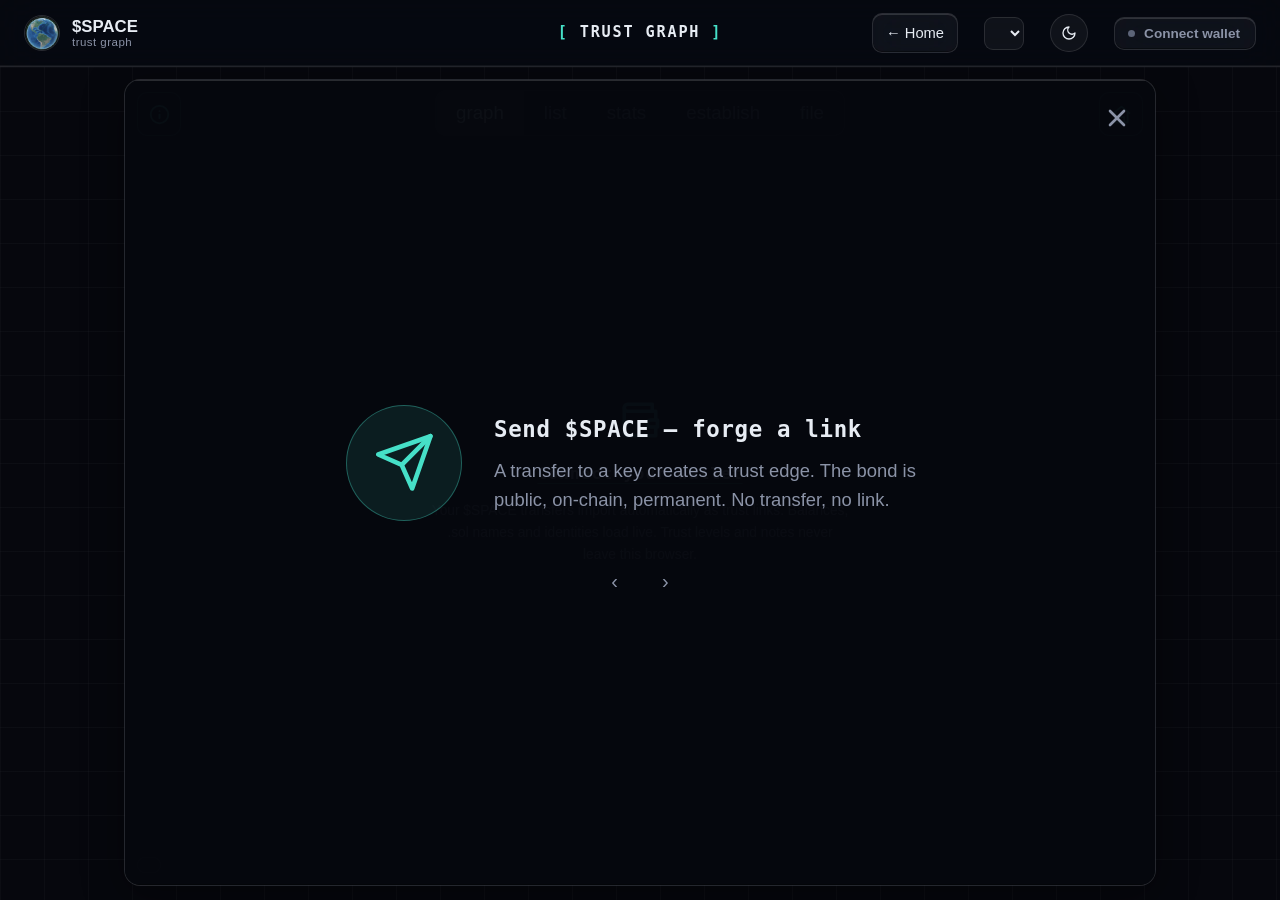
<file: docs/trust.html>
<!DOCTYPE html>
<html lang="en">
<head>
<meta charset="UTF-8">
<meta name="viewport" content="width=device-width, initial-scale=1.0, maximum-scale=1.0, user-scalable=no">
<title>Your Trust Graph — $SPACE</title>
<meta name="description" content="Your own web of trust on Solana: explicit PGP-style trust levels, signed EPM identity, vCard and QR export, and signed messages.">
<link rel="icon" type="image/jpeg" href="images/space-token-logo.jpg">
<script>(function(){var t=localStorage.getItem("theme");if(t)document.documentElement.dataset.theme=t;
window.__toggleTheme=function(){var d=document.documentElement,n=d.dataset.theme==="light"?"dark":"light";
d.dataset.theme=n;localStorage.setItem("theme",n);};})();</script>
<link rel="stylesheet" href="assets/style.css?v=21">
</head>
<body class="app">

<nav id="nav">
  <div class="brand-wrap">
    <a href="index.html" class="brand">
      <img src="images/space-token-logo.jpg" alt="$SPACE" class="brand-logo">
      <span><b>$SPACE</b><small>trust graph</small></span>
    </a>
    <a id="walletChip" class="sol-chip" target="_blank" rel="noopener" hidden></a>
  </div>
  <span class="app-title">Trust Graph</span>
  <div class="nav-links">
    <a href="index.html" class="nav-home" data-i18n="navHome">← Home</a>
    <select id="langSel" class="lang-select" aria-label="Language"></select>
    <button class="theme-toggle" onclick="__toggleTheme()" title="Light / dark theme" aria-label="Toggle theme"><svg width="16" height="16" viewBox="0 0 24 24" fill="none" stroke="currentColor" stroke-width="2" stroke-linecap="round" stroke-linejoin="round" aria-hidden="true"><path d="M12 3a6 6 0 0 0 9 9 9 9 0 1 1-9-9Z"/></svg></button>
    <a href="#graph-sec" id="navArchived" class="nav-archived" hidden>archived (<span id="navArchivedCount">0</span>)</a>
    <button id="connectBtn" class="wbtn"><span class="wdot"></span><span id="wlabel" data-i18n="connect">Connect wallet</span></button>
  </div>
  <button id="menu-btn" aria-label="Menu" onclick="document.getElementById('nav').classList.toggle('open')">☰</button>
</nav>

<main class="app-main">
<!-- ========== 1 · MY TRUST GRAPH ========== -->
<section id="graph-sec" class="tsec tsec-first">
  <div class="wrap">

    <div class="graph-card">
      <button id="tutInfoBtn" class="tut-info corner-tl" title="How it works" hidden><svg width="16" height="16" viewBox="0 0 24 24" fill="none" stroke="currentColor" stroke-width="2" stroke-linecap="round" stroke-linejoin="round" aria-hidden="true"><circle cx="12" cy="12" r="10"/><line x1="12" y1="16" x2="12" y2="12"/><line x1="12" y1="8" x2="12.01" y2="8"/></svg></button>
      <button id="fitBtn" class="tut-info corner-tr" title="Home view"><svg width="16" height="16" viewBox="0 0 24 24" fill="none" stroke="currentColor" stroke-width="2" stroke-linecap="round" stroke-linejoin="round" aria-hidden="true"><path d="M3 10.5 12 3l9 7.5"/><path d="M5 9.5V21h14V9.5"/><path d="M9 21v-6h6v6"/></svg></button>
      <span id="syncInfo" hidden></span>
      <div class="tut" id="tut">
        <button id="tutCloseBtn" class="tut-x" aria-label="Close tutorial"><svg viewBox="0 0 24 24" fill="none" stroke="currentColor" stroke-width="2.25" stroke-linecap="round" stroke-linejoin="round" aria-hidden="true"><path d="M18 6 6 18"/><path d="m6 6 12 12"/></svg></button>
        <div class="tut-track" id="tutTrack">
          <div class="tut-slide">
            <div class="tut-ico teal" aria-hidden="true"><svg viewBox="0 0 24 24" fill="none" stroke="currentColor" stroke-width="1.75" stroke-linecap="round" stroke-linejoin="round"><path d="m22 2-7 20-4-9-9-4Z"/><path d="M22 2 11 13"/></svg></div>
            <div><b data-i18n="tut1t">Send $SPACE — forge a link</b><p data-i18n="tut1b">A transfer to a key creates a trust edge. The bond is public, on-chain, permanent. No transfer, no link.</p></div>
          </div>
          <div class="tut-slide">
            <div class="tut-ico blue" aria-hidden="true"><svg viewBox="0 0 24 24" fill="none" stroke="currentColor" stroke-width="1.75" stroke-linecap="round" stroke-linejoin="round"><circle cx="12" cy="16" r="1"/><rect x="3" y="10" width="18" height="12" rx="2"/><path d="M7 10V7a5 5 0 0 1 10 0v3"/></svg></div>
            <div><b data-i18n="tut2t">Your levels stay local</b><p data-i18n="tut2b">PGP-style trust levels, notes and X handles live only in this browser — your judgement, never the chain's.</p></div>
          </div>
          <div class="tut-slide">
            <div class="tut-ico amber" aria-hidden="true"><svg viewBox="0 0 24 24" fill="none" stroke="currentColor" stroke-width="1.75" stroke-linecap="round" stroke-linejoin="round"><path d="M20 13c0 5-3.5 7.5-7.66 8.95a1 1 0 0 1-.67-.01C7.5 20.5 4 18 4 13V6a1 1 0 0 1 1-1c2 0 4.5-1.2 6.24-2.72a1 1 0 0 1 1.52 0C14.51 3.81 17 5 19 5a1 1 0 0 1 1 1z"/><path d="m9 12 2 2 4-4"/></svg></div>
            <div><b data-i18n="tut3t">The bond is the sentinel</b><p data-i18n="tut3b">Funds still sitting at a key prove it's intact. A key drained to zero is flagged Untrusted automatically.</p></div>
          </div>
          <div class="tut-slide">
            <div class="tut-ico teal" aria-hidden="true"><svg viewBox="0 0 24 24" fill="none" stroke="currentColor" stroke-width="1.75" stroke-linecap="round" stroke-linejoin="round"><path d="m7 11 2-2-2-2"/><path d="M11 13h4"/><rect width="18" height="18" x="3" y="3" rx="2" ry="2"/></svg></div>
            <div><b data-i18n="tut4t">Work the console</b><p data-i18n="tut4b">Click any node to set levels and notes — it autosaves. Archive noise. Export the whole matrix as FlatBuffers or JSON.</p></div>
          </div>
        </div>
        <div class="tut-nav">
          <button id="tutPrev" aria-label="Previous">‹</button>
          <div class="tut-dots" id="tutDots"></div>
          <button id="tutNext" aria-label="Next">›</button>
        </div>
      </div>
      <canvas id="graph"></canvas>
      <div class="graph-empty" id="graphEmpty">
        <div class="ge-ico"><svg width="42" height="42" viewBox="0 0 24 24" fill="none" stroke="currentColor" stroke-width="2" stroke-linecap="round" stroke-linejoin="round" aria-hidden="true"><path d="M21 12V7H5a2 2 0 0 1 0-4h14v4"/><path d="M3 5v14a2 2 0 0 0 2 2h16v-5"/><path d="M18 12a2 2 0 0 0 0 4h4v-4Z"/></svg></div>
        <b class="ge-title" data-i18n="emptyT">Connect your wallet</b>
        <span class="ge-body" data-i18n="emptyB">Your $SPACE transfers import automatically as trust links. Balances, .sol names and identities load live. Trust levels and notes never leave this browser.</span>
      </div>
      <div class="graph-legend" id="legend"></div>
      <div class="graph-tools">
        <div class="view-toggle">
          <button id="viewGraphBtn" class="on" data-i18n="viewGraph">graph</button>
          <button id="viewListBtn" data-i18n="viewList">list</button>
          <button id="viewStatsBtn" data-i18n="viewStats">stats</button>
          <button id="viewAssignBtn" data-i18n="viewAssign">establish</button>
          <button id="viewFileBtn" data-i18n="viewFile">file</button>
        </div>
        <button id="hiddenBtn" class="mini" hidden><span data-i18n="archivedWord">archived</span> <b id="hiddenCount">0</b></button>
      </div>
      <div id="statsView" class="stats-view" hidden>
       <div class="stats-inner">
    <div class="t-stats">
      <div><b id="n-out">—</b><span data-i18n="stOut">you trust</span></div>
      <div><b id="n-in">—</b><span data-i18n="stIn">trust you</span></div>
      <div class="st-hi"><b id="n-bonded">—</b><span data-i18n="stBonded">value you've bonded</span></div>
      <div class="st-hi"><b id="n-mybond">—</b><span data-i18n="stMyBond">bond at your key</span></div>
      <div><b id="n-depth">—</b><span data-i18n="stReach">reachable</span></div>
      <div><b id="n-archived">—</b><span data-i18n="archivedWord">archived</span></div>
    </div>
    <div id="cycleWarn" class="cycle-warn" hidden></div>
    <details class="t-adv">
      <summary>Use a custom RPC endpoint</summary>
      <input id="rpc" placeholder="https://solana-rpc.publicnode.com (default)">
    </details>
       </div>
      </div>
      <div id="fileView" class="file-view" hidden>
        <div class="file-inner">
          <button id="gExportBtn" title="Export your trust records"><svg width="15" height="15" viewBox="0 0 24 24" fill="none" stroke="currentColor" stroke-width="2" stroke-linecap="round" stroke-linejoin="round" aria-hidden="true"><path d="M21 15v4a2 2 0 0 1-2 2H5a2 2 0 0 1-2-2v-4"/><polyline points="7 10 12 15 17 10"/><line x1="12" y1="15" x2="12" y2="3"/></svg><span data-i18n="exportBtn">export</span></button>
          <button id="gImportBtn" title="Import an SDS archive (.sds FlatBuffers or JSON)"><svg width="15" height="15" viewBox="0 0 24 24" fill="none" stroke="currentColor" stroke-width="2" stroke-linecap="round" stroke-linejoin="round" aria-hidden="true"><path d="M21 15v4a2 2 0 0 1-2 2H5a2 2 0 0 1-2-2v-4"/><polyline points="17 8 12 3 7 8"/><line x1="12" y1="3" x2="12" y2="15"/></svg><span data-i18n="importBtn">import</span></button>
          <input type="file" id="gImportFile" accept=".sds,.bin,.json,application/json,application/octet-stream" hidden>
        </div>
      </div>
      <div id="assignView" class="assign-view" hidden>
        <div class="assign-inner">

    <div class="tabpane on" id="pane-give">
      <label>Key / wallet you are certifying<input id="toAddr" placeholder="Solana address or name.sol"></label>
      <label>Trust level<select id="trustLevel"></select></label>
      <div class="row2">
        <label>$SPACE to send <span class="hint">required — this is the bond · max 100</span>
          <input id="amount" type="number" min="0" max="100" step="any" placeholder="100" required></label>
        <label>Note <span class="hint">local only</span><input id="note" placeholder="Why"></label>
      </div>
      <label>X account <span class="hint">optional — links the key to a public handle</span>
        <input id="xAcct" placeholder="@handle"></label>
      <div id="repeatWarn" class="send-total over" hidden></div>
      <div id="sendTotal" class="send-total" hidden></div>
      <button id="assignBtn" class="btn btn-primary" disabled>Send $SPACE &amp; establish trust</button>
    </div>

        </div>
      </div>
      <div id="listView" class="list-view" hidden>
        <div class="list-bar">
          <input id="listSearch" data-i18n-ph="searchPh" placeholder="Search name, address, level, tag…">
          <button id="uploadIdBtn" class="mini strong"><svg width="15" height="15" viewBox="0 0 24 24" fill="none" stroke="currentColor" stroke-width="2" stroke-linecap="round" stroke-linejoin="round" aria-hidden="true"><rect x="2" y="4" width="20" height="16" rx="2"/><circle cx="8.5" cy="10.5" r="2"/><path d="M14 9h5"/><path d="M14 13h5"/><path d="M5.5 16a3 3 0 0 1 6 0"/></svg><span data-i18n="uploadId">identity (.epm / .vcf)</span></button>
          <input type="file" id="uploadIdFile" accept=".epm,.bin,.vcf,.vcard" hidden>
        </div>
        <div class="list-scroll"><table class="node-table">
          <thead><tr>
            <th data-sort="identity" data-i18n="thIdentity">Identity</th>
            <th data-sort="sns" data-i18n="thName">SNS</th>
            <th data-sort="addr" data-i18n="thAddr">Address</th>
            <th data-sort="conn" data-i18n="thConn">Connection</th>
            <th data-sort="level" data-i18n="thLevel">Level</th>
            <th data-sort="bal" data-i18n="thBal">$SPACE</th>
            <th data-sort="val" data-i18n="thVal">Value</th>
            <th data-sort="tag" data-i18n="thTag">Tag</th>
          </tr></thead>
          <tbody id="listRows"></tbody>
        </table></div>
      </div>
    </div>
  </div>
</section>

<!-- ========== 2 · ASSIGN TRUST ========== -->

<!-- ========== 3 · IDENTITY (EPM) ========== -->
<section id="identity" class="tsec">
  <div class="wrap">
    <h2 class="t-h2" data-i18n="hIdentity">Your signed identity</h2>
    <p class="t-lead">
      An <b>EPM</b> (Entity Profile Message) is your portable, tamper-evident identity record, signed over the
      <a href="https://github.com/DigitalArsenal/spacedatastandards.org/blob/main/schema/EPM/CANONICAL_SERIALIZATION.md" target="_blank" rel="noopener">canonical RFC&nbsp;8785 projection</a>
      — so any edit invalidates the signature.
    </p>

    <div class="id-grid">
      <div class="card">
        <h3>Profile</h3>
        <div class="row2">
          <label>Given name<input id="epmGiven" placeholder="Ada"></label>
          <label>Family name<input id="epmFamily" placeholder="Lovelace"></label>
        </div>
        <label>Legal / organization name<input id="epmLegal" placeholder="Example Space Ltd"></label>
        <div class="row2">
          <label>Job title<input id="epmTitle" placeholder="Flight Dynamics Lead"></label>
          <label>Entity type<select id="epmEntity"><option>User</option><option>Node</option></select></label>
        </div>
        <div class="row2">
          <label>Email<input id="epmEmail" placeholder="ada@example.org"></label>
          <label>Telephone<input id="epmTel" placeholder="+1 555 0100"></label>
        </div>
        <label>Distinguished name <span class="hint">X.509 DN, optional</span><input id="epmDn" placeholder="CN=Ada Lovelace,O=Example,C=US"></label>
        <button id="signEpmBtn" class="btn btn-primary" disabled>Sign my EPM</button>
        <p class="t-note">Your wallet signs the canonical payload. Nothing is uploaded.</p>
      </div>

      <div class="card">
        <h3>Signed record <span id="epmState" class="muted-count">unsigned</span></h3>
        <div id="epmOut" class="epm-out"><p class="rec-empty">Sign your EPM to see it here.</p></div>
        <div class="preset-row">
          <button id="epmDownloadBtn" class="mini strong" disabled>Download .epm</button>
          <button id="epmVcardBtn" class="mini" disabled>vCard</button>
          <button id="epmQrBtn" class="mini" disabled>QR</button>
          <button id="epmVerifyBtn" class="mini" disabled>Verify</button>
        </div>
        <div class="preset-row">
          <button id="epmImportBtn" class="mini">Import .epm / .vcf</button>
          <input type="file" id="epmImportFile" accept=".epm,.bin,.vcf,.vcard" hidden>
        </div>
        <div id="qrBox" class="qr-box" hidden>
          <canvas id="qrCanvas"></canvas>
          <p class="t-note" id="qrNote"></p>
        </div>
      </div>
    </div>
  </div>
</section>

<!-- ========== 4 · SIGNED MESSAGE ========== -->
<section id="message" class="tsec alt">
  <div class="wrap narrow">
    <h2 class="t-h2" data-i18n="hSign">Sign and verify</h2>
    <p class="t-lead">
      On the network this happens <b>automatically</b> — every satellite, ground station and server signs what
      it publishes, and every receiving node verifies before it acts. This page is the manual version, so you
      can see what the machines are doing to each other.
    </p>

    <div class="tabs">
      <button class="tab on" data-tab="sign">Sign a message</button>
      <button class="tab" data-tab="verify">Verify a message</button>
    </div>

    <div class="tabpane on" id="pane-sign">
      <label>Message<textarea id="msgText" rows="3" placeholder="What do you want to say?"></textarea></label>
      <div class="msg-meta"><span id="msgCount">0</span> characters</div>
      <button id="msgSignBtn" class="btn btn-primary" disabled>Sign with my key</button>

      <div id="msgOut" class="msg-out" hidden>
        <label>Signed message <span class="hint">review before sharing</span><textarea id="msgSigned" rows="7" readonly></textarea></label>
        <div class="preset-row">
          <button id="msgCopyBtn" class="mini strong">Copy</button>
          <a id="msgTweetBtn" class="mini" target="_blank" rel="noopener">Post on X</a>
        </div>
        <p class="t-note">Opens X with the text prefilled. You review and post it yourself.</p>
      </div>
    </div>

    <div class="tabpane" id="pane-verify">
      <label>Paste a signed message<textarea id="verText" rows="6" placeholder="Paste a message that carries a signature block"></textarea></label>
      <button id="verifyMsgBtn" class="btn btn-primary">Verify signature</button>
      <div id="verOut" class="ver-out"></div>
      <p class="t-note">
        Checks the signature against the sender's key. A node does exactly this before importing anything.
      </p>
    </div>
  </div>
</section>

<!-- ========== 5 · RULES ========== -->
<section id="rules" class="tsec">
  <div class="wrap narrow">
    <h2 class="t-h2" data-i18n="hRules">Trust rules</h2>
    <p class="t-lead">
      Decide what "trustworthy" means to you, then apply it to any key. Rules stack — one can require another
      to pass first, so you build a standard rather than a checklist.
    </p>

    <div class="tabs">
      <button class="tab on" data-tab="policy">My policy</button>
      <button class="tab" data-tab="addrule">Add a rule</button>
      <button class="tab" data-tab="check">Check a key</button>
    </div>

    <div class="tabpane on" id="pane-policy">
      <div class="policy-head">
        <span id="ruleCount" class="muted-count">0 rules</span>
        <div class="preset-row" style="margin:0">
          <button id="presetBtn" class="mini strong">Use recommended</button>
          <button id="clearRulesBtn" class="mini">Clear</button>
        </div>
      </div>
      <div id="rulesList" class="rules-list"></div>
    </div>

    <div class="tabpane" id="pane-addrule">
      <label>Requirement<select id="ruleType"></select></label>
      <div class="row2">
        <label>Threshold<input id="ruleThreshold" type="number" step="any"></label>
        <label>How it counts<select id="ruleMode">
          <option value="SCORE">Counts toward the score</option>
          <option value="REQUIRE">Must pass, or reject</option>
        </select></label>
      </div>
      <div class="row2">
        <label>Importance<input id="ruleWeight" type="number" min="1" value="1"></label>
        <label>Only check if<select id="ruleDep"><option value="">— always check —</option></select></label>
      </div>
      <button id="addRuleBtn" class="btn btn-primary">Add to my policy</button>
    </div>

    <div class="tabpane" id="pane-check">
      <label>Key to check<input id="evalAddr" placeholder="Solana address or name.sol"></label>
      <button id="evalBtn" class="btn btn-primary">Check against my policy</button>
      <div id="evalOut" class="eval-out"><p class="rec-empty">Run a check to see the result.</p></div>
    </div>
  </div>
</section>

<!-- ========== 6 · VAULT ========== -->
<section id="vault" class="tsec alt">
  <div class="wrap narrow">
    <h2 class="t-h2" data-i18n="hVault">Your records</h2>
    <p class="t-lead">Stored <b>locally in your browser</b> by default. Nothing leaves this page until you back it up.
      File download and import live on the graph above — this panel is for remote backups.</p>

    <div class="vault-bar">
      <div class="vault-count"><b id="recCount">0</b> records</div>
      <div class="vault-btns">
        <button id="ipfsBtn" class="mini">IPFS</button>
        <button id="s3Btn" class="mini">S3</button>
        <button id="gdBtn" class="mini">Drive</button>
      </div>
    </div>
    <div id="backupOut" class="backup-out"></div>

    <details class="t-adv">
      <summary>Backup settings</summary>
      <div class="bset">
        <label>IPFS API endpoint <span class="hint">a local Kubo node works</span><input id="ipfsApi" placeholder="http://127.0.0.1:5001"></label>
        <label>IPFS pinning token <span class="hint">optional — Pinata JWT, memory only</span><input id="ipfsToken" type="password" placeholder="Scoped JWT"></label>
        <label>S3 presigned PUT URL <span class="hint">keeps AWS keys off this page — <code>aws s3 presign --method PUT s3://bucket/key.json</code></span><input id="s3Url" placeholder="https://bucket.s3.amazonaws.com/…"></label>
        <label>Google OAuth client ID<input id="gdClient" placeholder="xxxxx.apps.googleusercontent.com"></label>
      </div>
    </details>

    <details class="t-adv">
      <summary>Browse records</summary>
      <div id="recordsList" class="records-list"><p class="rec-empty">No records yet.</p></div>
      <button id="wipeBtn" class="mini">Clear local</button>
    </details>
  </div>
</section>

<footer class="footer">
  <div class="container">
    <p><b>$SPACE</b> — the first token running on the trust layer for New Space.</p>
    <p class="footer-sub">
      <a href="index.html">Home</a> ·
      <a href="https://spacedatastandards.org" target="_blank" rel="noopener">Space Data Standards</a> ·
      <a href="https://github.com/DigitalArsenal/Adversarial-Security" target="_blank" rel="noopener">Adversarial Security</a>
    </p>
    <p class="footer-mini">Chain data from Solana RPC · market data from DexScreener · not financial advice</p>
  </div>
</footer>
</main>

<!-- node modal: click a node on the graph -->
<div id="nodePop" class="wmodal" hidden>
  <div class="wmodal-box node-box">
    <button id="npClose" class="nm-x" aria-label="Close">✕</button>
    <button id="npHide" class="nm-x nm-hide" title="Archive this node — hides it from the graph">
      <svg width="15" height="15" viewBox="0 0 24 24" fill="none" stroke="currentColor" stroke-width="2" stroke-linecap="round" stroke-linejoin="round" aria-hidden="true"><rect x="3" y="4" width="18" height="5" rx="1"/><path d="M5 9v10a1 1 0 0 0 1 1h12a1 1 0 0 0 1-1V9"/><line x1="10" y1="13.5" x2="14" y2="13.5"/></svg>
    </button>
    <div class="nm-head">
      <a id="npName" class="nm-name" target="_blank" rel="noopener"></a>
      <a id="npSub" class="nm-sub" target="_blank" rel="noopener"></a>
      <span id="npType" class="nm-type" hidden></span>
      <span id="npSaved" class="np-saved" hidden>saved ✓</span>
    </div>
    <div class="np-body" id="npBody">
      <label><span data-i18n="mLevel">Trust level</span><select id="npLevel"></select></label>
      <label><span data-i18n="mTag">Address tag</span> <span class="hint">special accounts are exempt from auto-Untrusted</span>
        <select id="npTag">
          <option value="">— auto-detect —</option>
          <option>System account</option>
          <option>Exchange</option>
          <option>Program</option>
          <option>Multisig / vault</option>
          <option>Burn address</option>
        </select></label>
      <label><span data-i18n="mNote">Note</span> <span class="hint">local only</span><input id="npNote" placeholder="Why you trust this key"></label>
      <label><span data-i18n="mX">x.com account</span><input id="npX" placeholder="@handle"></label>
      <a id="npXLink" class="np-xlink" target="_blank" rel="noopener" hidden></a>
    </div>
    <div id="npConnect" class="np-connect" hidden>
      <p class="np-hint" id="npConnHint"></p>
      <label><span>$SPACE to send</span> <span class="hint">max 100 — the bond that establishes the connection</span>
        <input id="npAmount" type="number" min="0" max="100" step="any" placeholder="100"></label>
      <button id="npConnectBtn" class="mini strong" data-i18n="estConn">Establish connection</button>
    </div>
    <p class="np-hint" id="npHint" hidden></p>
  </div>
</div>

<!-- export format modal -->
<div id="exportModal" class="wmodal" hidden>
  <div class="wmodal-box">
    <h3 data-i18n="expTitle">Export trust records</h3>
    <div class="wlist">
      <button class="wopt" id="expFbBtn"><span class="wopt-dot fb"></span>
        <span><b>FlatBuffers · .sds</b><small class="wopt-sub">size-prefixed SDS wire format — standard, compact</small></span></button>
      <button class="wopt" id="expJsonBtn"><span class="wopt-dot js"></span>
        <span><b>JSON · .json</b><small class="wopt-sub">human-readable archive</small></span></button>
    </div>
    <button class="mini wmodal-cancel" id="expCancelBtn" data-i18n="cancel">Cancel</button>
  </div>
</div>

<!-- hidden nodes modal -->
<div id="hiddenModal" class="wmodal" hidden>
  <div class="wmodal-box">
    <h3 data-i18n="archTitle">Archived nodes</h3>
    <input id="hiddenFilter" class="hidden-filter" data-i18n-ph="archFilterPh" placeholder="Filter by address or .sol name">
    <div id="hiddenList" class="hidden-list"></div>
    <div class="np-row2">
      <button class="mini strong" id="hiddenShowAllBtn" data-i18n="restoreAll">Restore all</button>
      <button class="mini wmodal-cancel" id="hiddenCloseBtn" data-i18n="closeBtn">Close</button>
    </div>
  </div>
</div>

<div id="toast" class="toast"></div>
<script src="https://accounts.google.com/gsi/client" async defer></script>
<script type="module" src="assets/trust.js?v=21"></script>
</body>
</html>
</file>
<file: docs/assets/style.css>
/* ============ RESET / BASE ============ */
*,*::before,*::after{box-sizing:border-box;margin:0;padding:0}
:root{
  --bg:#06070d; --bg2:#0b0e18; --panel:#11141f; --panel2:#161a28;
  --line:rgba(255,255,255,.08); --line2:rgba(255,255,255,.14);
  --txt:#e7ecf3; --muted:#8b93a7; --dim:#5c6478;
  --accent:#6ea8ff; --accent2:#46e0c8; --gold:#ffc25c; --danger:#ff6b6b;
  --grad:linear-gradient(135deg,#6ea8ff 0%,#46e0c8 100%);
  --grad-soft:linear-gradient(160deg,rgba(110,168,255,.10),rgba(70,224,200,.05));
  /* liquid glass: translucent surface + hairline + inner specular highlight */
  --glass:rgba(255,255,255,.045);
  --glass-hi:rgba(255,255,255,.09);
  --glass-line:rgba(255,255,255,.11);
  --glass-line-hi:rgba(255,255,255,.20);
  --glass-blur:blur(18px) saturate(165%);
  --sheen:inset 0 1px 0 rgba(255,255,255,.14), inset 0 -1px 0 rgba(0,0,0,.35);
  --lift:0 8px 28px rgba(0,0,0,.5), 0 2px 6px rgba(0,0,0,.35);
  --radius:16px; --maxw:1100px;
  --font:-apple-system,BlinkMacSystemFont,"Segoe UI",Inter,Roboto,Helvetica,Arial,sans-serif;
  --mono:"SF Mono",ui-monospace,"JetBrains Mono",Menlo,Consolas,monospace;
}
html[data-theme="light"]{
  --bg:#f3f5fa; --bg2:#e9edf5; --panel:#ffffff; --panel2:#f1f3f9;
  --line:rgba(12,22,44,.10); --line2:rgba(12,22,44,.18);
  --txt:#171c29; --muted:#4b5468; --dim:#7b8398;
  --accent:#2f6fe0; --accent2:#0d9e88; --gold:#b07a17; --danger:#d84848;
  --glass:rgba(12,22,44,.045); --glass-hi:rgba(12,22,44,.085);
  --glass-line:rgba(12,22,44,.13); --glass-line-hi:rgba(12,22,44,.24);
  --sheen:inset 0 1px 0 rgba(255,255,255,.65), inset 0 -1px 0 rgba(12,22,44,.05);
  --lift:0 8px 28px rgba(15,25,50,.14), 0 2px 6px rgba(15,25,50,.08);
}
/* surfaces that hard-code dark rgba: re-skin in light mode */
html[data-theme="light"] code{background:rgba(12,22,44,.07)}
html[data-theme="light"] .container.narrow p{color:#333c50}
html[data-theme="light"] #nav{background:rgba(243,245,250,.88)}
html[data-theme="light"] .nav-links{background:transparent}
html[data-theme="light"] .wmodal{background:rgba(230,235,244,.7)}
html[data-theme="light"] .wmodal-box{background:rgba(252,253,255,.97)}
html[data-theme="light"] .toast{background:#fff;color:var(--txt)}
/* the graph console itself stays dark — canvas colors are tuned for it */
html[data-theme="light"] .graph-card{background:#0a0d16;border-color:rgba(12,22,44,.25)}
html{scroll-behavior:smooth}
body{font-family:var(--font);background:var(--bg);color:var(--txt);line-height:1.65;-webkit-font-smoothing:antialiased;overflow-x:hidden}
a{color:var(--accent);text-decoration:none;transition:opacity .15s}
a:hover{opacity:.85}
code{font-family:var(--mono);font-size:.85em;background:rgba(255,255,255,.06);padding:.1em .4em;border-radius:6px;word-break:break-all}
img{max-width:100%;display:block}
.container{max-width:var(--maxw);margin:0 auto;padding:0 24px}
.container.narrow{max-width:760px}
.section{padding:90px 0;position:relative}
.section-alt{background:var(--bg2)}
.section-title{font-size:clamp(1.7rem,4vw,2.4rem);font-weight:800;letter-spacing:-.02em;margin-bottom:14px;text-align:center}
.section-sub{color:var(--muted);text-align:center;max-width:620px;margin:0 auto 48px;font-size:1.05rem}
.section-sub b{color:var(--txt)}
.h-sub{font-size:1.25rem;font-weight:700;margin:36px 0 10px;color:var(--accent2)}
.container.narrow p{margin-bottom:18px;color:#c8d0de;line-height:1.75}
.container.narrow p:last-child{margin-bottom:0}
.container.narrow p b{color:var(--txt)}

/* ============ NAV ============ */
#nav{position:fixed;top:0;left:0;right:0;z-index:100;display:flex;align-items:center;justify-content:space-between;
  padding:13px 24px;background:rgba(8,10,17,.62);border-bottom:1px solid var(--glass-line);
  backdrop-filter:blur(22px) saturate(180%);-webkit-backdrop-filter:blur(22px) saturate(180%);
  box-shadow:inset 0 -1px 0 rgba(255,255,255,.05);transition:background .3s}
#nav.scrolled{background:rgba(8,10,17,.86)}
.brand{display:flex;align-items:center;gap:12px;color:var(--txt);font-size:1.05rem}
.brand span{display:flex;flex-direction:column;line-height:1.1}
.brand small{color:var(--muted);font-size:.72rem;letter-spacing:.04em}
.brand-logo{width:36px;height:36px;border-radius:50%;object-fit:cover;border:1px solid var(--line2)}
.nav-links{display:flex;align-items:center;gap:26px}
.nav-links a{color:var(--muted);font-size:.92rem;font-weight:500}
.nav-links a:hover{color:var(--txt);opacity:1}
/* Nav CTA: a bordered chip with a ticker dot, not a gradient blob. The dot
   marks it as the live/actionable item; the arrow nudges on hover. */
.nav-links a.cta{display:inline-flex;align-items:center;gap:8px;color:var(--accent2)!important;
  font-weight:650;font-size:.86rem;padding:8px 14px;border-radius:9px;
  background:rgba(70,224,200,.07);border:1px solid rgba(70,224,200,.32);transition:.18s;position:relative}
.nav-links a.cta::before{content:"";width:6px;height:6px;border-radius:50%;background:var(--accent2);
  flex:none;box-shadow:0 0 0 0 rgba(70,224,200,.5);animation:ctaPulse 2.6s ease-out infinite}
.nav-links a.cta::after{content:"→";font-size:.9em;transition:transform .18s;opacity:.75}
.nav-links a.cta:hover{opacity:1;background:rgba(70,224,200,.14);border-color:rgba(70,224,200,.55)}
.nav-links a.cta:hover::after{transform:translateX(3px);opacity:1}
@keyframes ctaPulse{
  0%{box-shadow:0 0 0 0 rgba(70,224,200,.5)}
  70%{box-shadow:0 0 0 5px rgba(70,224,200,0)}
  100%{box-shadow:0 0 0 0 rgba(70,224,200,0)}
}
#menu-btn{display:none;align-items:center;justify-content:center;width:56px;height:46px;padding:0;
  background:none;border:1px solid var(--line2);border-radius:10px;cursor:pointer;font-size:0;color:transparent}
#menu-btn::before{content:"";display:block;width:22px;height:14px;
  background:repeating-linear-gradient(180deg,var(--txt) 0 2px,transparent 2px 6px)}

/* ============ HERO ============ */
.hero{min-height:100vh;display:flex;align-items:center;justify-content:center;text-align:center;position:relative;padding:120px 24px 80px;overflow:hidden}
.hero-bg{position:absolute;inset:0;background:
  radial-gradient(ellipse 80% 60% at 50% 0%,rgba(110,168,255,.18),transparent 60%),
  radial-gradient(ellipse 60% 50% at 70% 100%,rgba(70,224,200,.12),transparent 60%),
  var(--bg)}
.hero-content{position:relative;z-index:2;max-width:680px}
.hero-logo{width:128px;height:128px;border-radius:50%;margin:0 auto 22px;border:2px solid var(--line2);box-shadow:0 0 60px rgba(110,168,255,.35)}
.badge{display:inline-block;font-size:.78rem;letter-spacing:.06em;text-transform:uppercase;color:var(--accent2);
  background:rgba(70,224,200,.08);border:1px solid rgba(70,224,200,.25);padding:6px 14px;border-radius:999px;margin-bottom:18px}
.hero h1{font-size:clamp(3rem,11vw,6rem);font-weight:900;letter-spacing:-.045em;line-height:1;margin-bottom:16px;
  background:linear-gradient(180deg,#ffffff 0%,#cfd8e6 42%,#8fa0b8 100%);
  -webkit-background-clip:text;background-clip:text;-webkit-text-fill-color:transparent;
  filter:drop-shadow(0 0 34px rgba(110,168,255,.22))}
.tagline{font-size:clamp(1.05rem,2.6vw,1.4rem);color:var(--muted);max-width:520px;margin:0 auto 36px}
.hero-price{display:flex;gap:14px;justify-content:center;flex-wrap:wrap;margin-bottom:30px}
.price-card{border-radius:14px;padding:18px 24px;min-width:144px;
  background:var(--glass);border:1px solid var(--glass-line);box-shadow:var(--sheen);
  backdrop-filter:var(--glass-blur);-webkit-backdrop-filter:var(--glass-blur)}
.price-usd,.mcap,.liq{display:block;font-size:clamp(1.15rem,2.2vw,1.5rem);font-weight:800;color:var(--txt);
  font-variant-numeric:tabular-nums;letter-spacing:-.02em;white-space:nowrap;line-height:1.2}
.price-usd sub,.mcap sub,.liq sub{font-size:.62em;vertical-align:baseline;position:relative;bottom:-.2em;
  opacity:.85;font-weight:700}
.price-label{display:block;font-size:.72rem;color:var(--dim);letter-spacing:.05em;text-transform:uppercase;margin-top:4px}
.price-change{display:block;font-size:.85rem;margin-top:4px}
.price-change.up{color:var(--accent2)}
.price-change.down{color:var(--danger)}
.hero-actions{display:flex;gap:14px;justify-content:center;flex-wrap:wrap;margin-bottom:30px}
.hero-mint{display:inline-flex;align-items:center;gap:10px;background:var(--panel);border:1px solid var(--line);border-radius:999px;padding:8px 8px 8px 18px;font-size:.85rem}
.hero-mint span{color:var(--dim);font-size:.75rem;text-transform:uppercase;letter-spacing:.05em}
.hero-mint code{background:none;padding:0;font-size:.82rem;color:var(--accent)}

/* ============ BUTTONS ============ */
.btn{position:relative;display:inline-flex;align-items:center;justify-content:center;gap:8px;
  font-weight:650;font-size:.94rem;letter-spacing:-.01em;padding:13px 26px;border-radius:12px;
  border:1px solid var(--glass-line);cursor:pointer;text-decoration:none;overflow:hidden;
  background:var(--glass);backdrop-filter:var(--glass-blur);-webkit-backdrop-filter:var(--glass-blur);
  box-shadow:var(--sheen);color:var(--txt);
  transition:transform .18s cubic-bezier(.2,.8,.3,1),border-color .18s,background .18s,box-shadow .18s}
/* specular sweep across the top edge */
.btn::before{content:"";position:absolute;inset:0;border-radius:inherit;pointer-events:none;
  background:linear-gradient(160deg,rgba(255,255,255,.16) 0%,rgba(255,255,255,.03) 38%,transparent 62%)}
.btn:hover{transform:translateY(-1px);border-color:var(--glass-line-hi);
  background:var(--glass-hi);box-shadow:var(--sheen),var(--lift)}
.btn:active{transform:translateY(0)}
.btn-primary{color:#eafcf8;border-color:rgba(70,224,200,.34);
  background:linear-gradient(160deg,rgba(70,224,200,.16),rgba(70,224,200,.05))}
.btn-primary:hover{border-color:rgba(70,224,200,.6);
  background:linear-gradient(160deg,rgba(70,224,200,.24),rgba(70,224,200,.08));
  box-shadow:var(--sheen),0 8px 30px rgba(70,224,200,.16)}
.btn-bright{color:#04251f !important;background:linear-gradient(135deg,#46e0c8,#59b4ff);font-weight:800;
  border:0;box-shadow:0 0 26px rgba(70,224,200,.5),0 4px 14px rgba(0,0,0,.35)}
.btn-bright:hover{transform:translateY(-2px);box-shadow:0 0 36px rgba(70,224,200,.7),0 6px 18px rgba(0,0,0,.4)}
.btn-ghost{color:var(--muted)}
.btn-ghost:hover{color:var(--txt)}
.btn-sm{padding:9px 18px;font-size:.85rem;border-radius:10px}
.btn:disabled{opacity:.4;cursor:not-allowed;transform:none}
.copy{font-size:.72rem;background:rgba(255,255,255,.08);border:1px solid var(--line);color:var(--muted);
  padding:4px 10px;border-radius:8px;cursor:pointer;transition:.15s;margin-left:6px}
.copy:hover{color:var(--txt);background:rgba(255,255,255,.14)}
.copy.copied{color:var(--accent2);border-color:rgba(70,224,200,.4)}

/* ============ STATS GRID ============ */
.grid{display:grid;gap:18px}
.stats-grid{grid-template-columns:repeat(auto-fit,minmax(150px,1fr));margin-bottom:36px}
.stat{background:var(--glass);border:1px solid var(--glass-line);border-radius:var(--radius);padding:20px 14px;text-align:center;
  min-height:104px;display:flex;flex-direction:column;align-items:center;justify-content:center;gap:6px;
  backdrop-filter:var(--glass-blur);-webkit-backdrop-filter:var(--glass-blur);box-shadow:var(--sheen);
  transition:border-color .2s,background .2s}
.stat:hover{border-color:var(--glass-line-hi);background:var(--glass-hi)}
.stat-num{display:block;font-weight:800;color:var(--txt);font-variant-numeric:tabular-nums;
  font-size:clamp(1.05rem,2.1vw,1.5rem);letter-spacing:-.02em;line-height:1.15;white-space:nowrap;
  max-width:100%;overflow:hidden;text-overflow:ellipsis}
.stat-num.up{color:var(--accent2)}
.stat-num.down{color:var(--danger)}
.stat-num sub{font-size:.62em;vertical-align:baseline;position:relative;bottom:-.18em;opacity:.85;font-weight:700}
.stat-lbl{display:block;font-size:.74rem;color:var(--muted);letter-spacing:.03em;line-height:1.2;white-space:nowrap}

.contract-box{background:var(--panel);border:1px solid var(--line);border-radius:var(--radius);padding:28px 30px}
.contract-box h3{font-size:1.1rem;margin-bottom:18px;color:var(--accent2)}
.kv{width:100%;border-collapse:collapse;font-size:.95rem}
.kv th{text-align:left;color:var(--muted);font-weight:500;padding:11px 0;border-bottom:1px solid var(--line);white-space:nowrap;width:160px;vertical-align:top}
.kv td{padding:11px 0;border-bottom:1px solid var(--line);vertical-align:top}
.kv tr:last-child th,.kv tr:last-child td{border-bottom:none}

/* ============ CALLOUT ============ */
.callout{background:var(--grad-soft);border:1px solid rgba(70,224,200,.2);border-radius:var(--radius);padding:26px;margin:30px 0}
.callout-row{display:flex;gap:16px;align-items:flex-start;padding:12px 0}
.callout-row+.callout-row{border-top:1px solid rgba(255,255,255,.06)}
.callout-num{flex:none;width:30px;height:30px;border-radius:50%;color:var(--accent2);font-weight:750;
  display:flex;align-items:center;justify-content:center;font-size:.88rem;
  background:rgba(70,224,200,.10);border:1px solid rgba(70,224,200,.32);box-shadow:var(--sheen)}
.read-more{margin-top:30px;padding:20px;background:var(--panel);border:1px solid var(--line);border-radius:var(--radius);text-align:center}

/* ============ FEATURES ============ */
.features-grid{grid-template-columns:repeat(auto-fit,minmax(280px,1fr));margin-bottom:40px}
.feature{background:var(--glass);border:1px solid var(--glass-line);border-radius:var(--radius);padding:28px;
  backdrop-filter:var(--glass-blur);-webkit-backdrop-filter:var(--glass-blur);box-shadow:var(--sheen);
  transition:transform .22s cubic-bezier(.2,.8,.3,1),border-color .22s,background .22s}
.feature:hover{transform:translateY(-4px);border-color:var(--glass-line-hi);background:var(--glass-hi);
  box-shadow:var(--sheen),var(--lift)}
.feature-ico{width:44px;height:44px;margin-bottom:18px;border-radius:12px;display:flex;align-items:center;justify-content:center;
  background:var(--grad-soft);border:1px solid rgba(110,168,255,.22);color:var(--accent)}
.feature-ico svg{width:23px;height:23px}
.feature:hover .feature-ico{color:var(--accent2);border-color:rgba(70,224,200,.4)}
.feature h3{font-size:1.1rem;margin-bottom:8px}
.feature p{color:var(--muted);font-size:.92rem}

.danger-box{background:linear-gradient(135deg,rgba(255,107,107,.06),rgba(255,194,92,.05));border:1px solid rgba(255,107,107,.18);
  border-radius:var(--radius);padding:32px;margin-top:20px}
.danger-box h3{font-size:1.2rem;margin-bottom:22px;color:var(--gold)}
.danger-grid{grid-template-columns:repeat(auto-fit,minmax(180px,1fr));margin-bottom:22px}
.danger-box .grid>div{background:rgba(255,255,255,.03);border-radius:12px;padding:18px;text-align:center}
.danger-box .grid b{display:block;font-size:1.8rem;font-weight:800;color:var(--danger)}
.danger-box .grid span{display:block;font-size:.82rem;color:var(--muted);margin-top:4px}
.danger-note{color:var(--muted);font-size:.92rem;border-top:1px solid var(--line);padding-top:18px}

/* ============ STEPS ============ */
.steps{list-style:none;counter-reset:s;margin-bottom:24px}
.steps li{counter-increment:s;position:relative;padding:22px 22px 22px 64px;background:var(--panel);border:1px solid var(--line);border-radius:var(--radius);margin-bottom:14px}
.steps li::before{content:counter(s);position:absolute;left:18px;top:22px;width:32px;height:32px;border-radius:50%;
  color:var(--accent2);font-weight:750;display:flex;align-items:center;justify-content:center;
  background:rgba(70,224,200,.10);border:1px solid rgba(70,224,200,.3);box-shadow:var(--sheen)}
.buy-links{display:flex;gap:10px;flex-wrap:wrap;margin-top:16px}
.disclaimer{font-size:.85rem;color:var(--dim);background:rgba(255,194,92,.06);border:1px solid rgba(255,194,92,.18);
  border-radius:12px;padding:18px;margin-top:10px}

/* ============ LINK CARDS ============ */
.links-grid{grid-template-columns:repeat(auto-fit,minmax(260px,1fr))}
.link-card{display:flex;align-items:center;gap:16px;background:var(--glass);border:1px solid var(--glass-line);
  border-radius:var(--radius);padding:20px 22px;color:var(--txt);box-shadow:var(--sheen);
  backdrop-filter:var(--glass-blur);-webkit-backdrop-filter:var(--glass-blur);
  transition:transform .22s cubic-bezier(.2,.8,.3,1),border-color .22s,background .22s}
.link-card:hover{transform:translateY(-3px);border-color:var(--glass-line-hi);background:var(--glass-hi);opacity:1;
  box-shadow:var(--sheen),var(--lift)}
.link-ico{width:40px;height:40px;flex:none;border-radius:10px;display:flex;align-items:center;justify-content:center;
  background:rgba(255,255,255,.05);border:1px solid var(--line);color:var(--accent);transition:color .2s,border-color .2s}
.link-ico svg{width:20px;height:20px}
.link-card:hover .link-ico{color:var(--accent2);border-color:rgba(70,224,200,.35)}
.link-card b{display:block;font-size:1rem}
.link-card small{display:block;color:var(--muted);font-size:.82rem}

/* ============ FOOTER ============ */
.footer{padding:50px 24px;text-align:center;border-top:1px solid var(--line);background:var(--bg2)}
.footer-logo{width:56px;height:56px;border-radius:50%;margin:0 auto 18px;border:1px solid var(--line2)}
.footer p{color:var(--muted);font-size:.92rem}
.footer-sub{margin-top:6px}
.footer-sub a{color:var(--accent)}
.footer-mini{color:var(--dim);font-size:.78rem;margin-top:18px}


/* ============ BRAND CHIP ============ */
.brand-wrap{display:flex;align-items:center;gap:12px}
.sol-chip{font-family:var(--mono);font-size:.74rem;color:var(--accent2);background:rgba(70,224,200,.08);
  border:1px solid rgba(70,224,200,.28);padding:5px 11px;border-radius:999px;white-space:nowrap;transition:.15s}
.sol-chip:hover{background:rgba(70,224,200,.16);opacity:1}

/* ============ TRUST PAGE ============ */
.tsec{padding:70px 0}
.tsec.alt{background:var(--bg2)}
.tsec-first{padding-top:110px}
.wrap{max-width:1080px;margin:0 auto;padding:0 24px}
.wrap.narrow{max-width:640px}
/* ops-console typography: mono, uppercase, bracketed kickers */
.t-h1{font-family:ui-monospace,SFMono-Regular,Menlo,Consolas,monospace;
  font-size:clamp(1.7rem,4.6vw,2.5rem);font-weight:800;letter-spacing:.1em;text-transform:uppercase;
  text-align:center;margin-bottom:18px}
.t-h1::before{content:"[ ";color:var(--accent2)}
.t-h1::after{content:" ]";color:var(--accent2)}
.t-h2{font-family:ui-monospace,SFMono-Regular,Menlo,Consolas,monospace;
  font-size:clamp(1.15rem,3vw,1.55rem);font-weight:800;letter-spacing:.09em;text-transform:uppercase;
  text-align:center;margin-bottom:8px}
.t-h2::before{content:"// ";color:var(--accent2)}
/* faint console grid behind the trust page sections */
.tsec{background-image:
  linear-gradient(rgba(139,147,167,.045) 1px,transparent 1px),
  linear-gradient(90deg,rgba(139,147,167,.045) 1px,transparent 1px);
  background-size:44px 44px}
.tsec.alt{background-image:
  linear-gradient(rgba(139,147,167,.035) 1px,transparent 1px),
  linear-gradient(90deg,rgba(139,147,167,.035) 1px,transparent 1px)}
.t-lead{color:var(--muted);text-align:center;max-width:600px;margin:0 auto 28px;font-size:.98rem}
.t-note{color:var(--dim);font-size:.82rem;text-align:center;margin-top:12px}

/* stat readouts: one tight telemetry row, monospace, uppercase micro-labels */
.t-stats{display:grid;grid-template-columns:repeat(3,minmax(0,1fr));gap:10px;width:100%;max-width:560px}
@media(max-width:900px){.t-stats{grid-template-columns:repeat(3,minmax(0,1fr))}}
@media(max-width:520px){.t-stats{grid-template-columns:repeat(2,minmax(0,1fr))}}
.t-stats>div{position:relative;border-radius:7px;padding:9px 8px 8px;text-align:center;
  display:flex;flex-direction:column;align-items:center;justify-content:center;gap:2px;
  background:linear-gradient(180deg,rgba(255,255,255,.032),rgba(255,255,255,.008));
  border:1px solid var(--glass-line)}
.t-stats>div::before{content:"";position:absolute;top:-1px;left:9px;right:9px;height:1px;
  background:linear-gradient(90deg,transparent,rgba(139,147,167,.55),transparent)}
.t-stats b{display:block;font-family:ui-monospace,SFMono-Regular,Menlo,Consolas,monospace;
  font-weight:700;font-variant-numeric:tabular-nums;letter-spacing:-.01em;
  font-size:clamp(.8rem,1.1vw,1rem);line-height:1.15;white-space:nowrap;
  max-width:100%;overflow:hidden;text-overflow:ellipsis}
.t-stats b sub{font-size:.62em;vertical-align:baseline;position:relative;bottom:-.2em;opacity:.85;font-weight:700}
.t-stats span{display:block;font-size:.56rem;font-weight:600;color:var(--dim);line-height:1.3;
  letter-spacing:.13em;text-transform:uppercase;max-width:100%}

.graph-card{position:relative;background:rgba(255,255,255,.022);border:1px solid var(--glass-line);
  border-radius:var(--radius);height:480px;overflow:hidden;box-shadow:var(--sheen),0 10px 40px rgba(0,0,0,.4);
  backdrop-filter:var(--glass-blur);-webkit-backdrop-filter:var(--glass-blur)}
#graph{width:100%;height:100%;display:block;cursor:grab}
#graph:active{cursor:grabbing}
.graph-empty{position:absolute;inset:0;display:flex;flex-direction:column;gap:12px;align-items:center;justify-content:center;color:var(--dim);pointer-events:none}
.spinner{width:26px;height:26px;border:2px solid rgba(255,255,255,.12);border-top-color:var(--accent2);border-radius:50%;animation:spin .8s linear infinite}
@keyframes spin{to{transform:rotate(360deg)}}
.graph-legend{position:absolute;bottom:12px;left:12px;display:flex;gap:14px;flex-wrap:wrap;font-size:.72rem;color:var(--muted);
  background:rgba(6,7,13,.72);padding:7px 11px;border-radius:8px;border:1px solid var(--line)}
.graph-legend span{display:flex;align-items:center;gap:5px}
.graph-legend i{width:9px;height:9px;border-radius:50%;display:inline-block}
.graph-legend i.ln{width:18px;height:2px;border-radius:0;background:linear-gradient(90deg,#6ea8ff,#ffc25c)}
.graph-legend i.ln.rev{background:repeating-linear-gradient(90deg,#ff6b6b 0 4px,transparent 4px 7px)}
.graph-tools{position:absolute;top:12px;right:12px;display:flex;gap:7px;flex-wrap:wrap;z-index:12}

/* trust-matrix import / export, on the graph itself */
.graph-io{position:absolute;bottom:12px;right:12px;display:flex;gap:8px;z-index:12}
.graph-io button{font-family:inherit;font-size:.82rem;font-weight:650;cursor:pointer;
  padding:8px 15px;border-radius:9px;transition:.18s;box-shadow:var(--sheen);
  backdrop-filter:var(--glass-blur);-webkit-backdrop-filter:var(--glass-blur)}
#gExportBtn{color:#eafcf8;border:1px solid rgba(70,224,200,.38);
  background:linear-gradient(160deg,rgba(70,224,200,.2),rgba(70,224,200,.06))}
#gExportBtn:hover{border-color:rgba(70,224,200,.6);
  background:linear-gradient(160deg,rgba(70,224,200,.3),rgba(70,224,200,.1))}
.graph-io .io-alt{color:var(--muted);border:1px solid var(--glass-line);background:var(--glass);
  font-size:.72rem;padding:8px 10px;font-weight:600}
.graph-io .io-alt:hover{color:#eafcf8;border-color:rgba(70,224,200,.4)}
#gImportBtn{color:#eaf1ff;border:1px solid rgba(110,168,255,.38);
  background:linear-gradient(160deg,rgba(110,168,255,.2),rgba(110,168,255,.06))}
#gImportBtn:hover{border-color:rgba(110,168,255,.6);
  background:linear-gradient(160deg,rgba(110,168,255,.3),rgba(110,168,255,.1))}

/* live total for the assign-trust bond */
.send-total{margin:-4px 0 14px;padding:10px 14px;border-radius:10px;font-size:.86rem;color:var(--muted);
  background:linear-gradient(160deg,rgba(70,224,200,.09),rgba(70,224,200,.02));
  border:1px solid rgba(70,224,200,.24)}
.send-total b{font-family:ui-monospace,SFMono-Regular,Menlo,Consolas,monospace;color:var(--accent2)}
.send-total.over{color:#ffb3b3;border-color:rgba(255,107,107,.35);
  background:linear-gradient(160deg,rgba(255,107,107,.1),rgba(255,107,107,.02))}
.send-total.over b{color:#ff6b6b}

/* console strip on the graph card */
.console-bar{position:absolute;top:12px;left:12px;z-index:12;display:flex;align-items:center;gap:8px;
  font-family:ui-monospace,SFMono-Regular,Menlo,Consolas,monospace;font-size:.72rem;font-weight:700;
  letter-spacing:.12em;color:var(--accent2);background:rgba(6,7,13,.72);
  padding:7px 12px;border-radius:8px;border:1px solid rgba(70,224,200,.25)}
.con-dot{width:8px;height:8px;border-radius:50%;background:#46e0c8;animation:conpulse 2s infinite}
@keyframes conpulse{0%,100%{box-shadow:0 0 0 0 rgba(70,224,200,.5)}50%{box-shadow:0 0 0 5px rgba(70,224,200,0)}}

/* node modal — click a node */
.node-box{position:relative;max-width:440px;padding:26px 26px 22px}
.nm-x{position:absolute;top:12px;right:12px;width:40px;height:40px;display:flex;align-items:center;
  justify-content:center;background:none;border:1px solid transparent;border-radius:9px;
  color:var(--muted);cursor:pointer;font-size:1.25rem;line-height:1;transition:.16s}
.nm-x:hover{color:var(--txt);background:rgba(255,255,255,.07);border-color:var(--glass-line)}
.nm-hide{right:56px;font-size:1.3rem}
.nm-head{margin:0 64px 16px 0;display:flex;flex-direction:column;gap:3px;align-items:flex-start}
.nm-name{font-family:ui-monospace,SFMono-Regular,Menlo,Consolas,monospace;font-size:1.22rem;font-weight:800;
  color:var(--accent2);text-decoration:none;word-break:break-all;line-height:1.25}
.nm-name:hover{text-decoration:underline}
.nm-sub{font-family:ui-monospace,SFMono-Regular,Menlo,Consolas,monospace;font-size:.72rem;color:var(--muted);
  text-decoration:none;word-break:break-all;line-height:1.4}
a.nm-sub[href]:hover{color:var(--txt);text-decoration:underline}
.nm-sub.nm-missing{color:var(--dim);font-style:italic}
.nm-type{font-family:ui-monospace,Menlo,monospace;font-size:.7rem;font-weight:700;letter-spacing:.1em;
  color:var(--gold);background:rgba(255,194,92,.1);border:1px solid rgba(255,194,92,.3);
  padding:3px 8px;border-radius:6px;margin-top:5px}
.node-box label{display:block;font-size:.78rem;color:var(--muted);margin-bottom:12px}
.node-box select,.node-box input{width:100%;margin-top:5px;font-size:.9rem;padding:9px 11px}
.np-xlink{display:inline-block;font-size:.82rem;color:var(--accent2);margin:-4px 0 8px;text-decoration:none}
.np-xlink:hover{text-decoration:underline}
.np-saved{font-size:.72rem;color:var(--accent2);white-space:nowrap;animation:wfade .2s ease-out}
.np-hint{font-size:.82rem;color:var(--muted);line-height:1.55;margin:2px 0 0}
.np-row2{display:flex;gap:8px;margin-top:12px}
.np-row2 .mini{flex:1;justify-content:center;text-align:center}

/* archived link in the nav */
.nav-archived{font-family:ui-monospace,Menlo,monospace;font-size:.78rem;color:var(--gold) !important;
  border:1px solid rgba(255,194,92,.3);border-radius:8px;padding:5px 10px;background:rgba(255,194,92,.07)}
.nav-archived:hover{border-color:rgba(255,194,92,.55)}

/* tutorial info toggle (after first visit) */
.tut-info-row{display:flex;justify-content:center;margin:-6px 0 18px}
.tut-info-row:has(> [hidden]){margin:0}
.tut-info{width:30px;height:30px;border-radius:50%;cursor:pointer;font-family:Georgia,serif;font-style:italic;
  font-weight:700;font-size:.95rem;color:var(--accent2);background:rgba(70,224,200,.08);
  border:1px solid rgba(70,224,200,.35);transition:.18s;line-height:1}
.tut-info:hover,.tut-info.on{background:rgba(70,224,200,.18);border-color:rgba(70,224,200,.6)}

/* tutorial carousel */
.tut{position:relative;max-width:640px;margin:0 auto 30px;border-radius:14px;overflow:hidden;
  background:rgba(255,255,255,.025);border:1px solid var(--glass-line);box-shadow:var(--sheen)}
.tut-x{position:absolute;top:12px;right:12px;z-index:5;width:52px;height:52px;display:flex;
  align-items:center;justify-content:center;background:none;border:1px solid transparent;border-radius:11px;
  color:var(--muted);cursor:pointer;line-height:1;transition:.16s}
.tut-x svg{width:28px;height:28px}
.tut-x:hover{color:var(--txt);background:rgba(255,255,255,.07);border-color:var(--glass-line)}
.tut-track{display:flex;transition:transform .45s cubic-bezier(.4,0,.2,1)}
.tut-slide{flex:0 0 100%;display:flex;align-items:center;gap:clamp(18px,3vw,32px);padding:clamp(20px,3.5vw,34px) clamp(24px,4vw,44px)}
.tut-ico{flex:none;display:flex;align-items:center;justify-content:center;
  width:clamp(76px,14vw,116px);height:clamp(76px,14vw,116px);border-radius:50%;
  background:rgba(255,255,255,.04);border:1px solid var(--glass-line)}
.tut-ico svg{width:55%;height:55%}
.tut-ico.teal{color:#46e0c8;background:rgba(70,224,200,.1);border-color:rgba(70,224,200,.35)}
.tut-ico.blue{color:#6ea8ff;background:rgba(110,168,255,.1);border-color:rgba(110,168,255,.35)}
.tut-ico.amber{color:#ffc25c;background:rgba(255,194,92,.1);border-color:rgba(255,194,92,.35)}
.tut-slide b{display:block;font-family:ui-monospace,Menlo,monospace;font-size:clamp(1.05rem,1rem + .9vw,1.4rem);letter-spacing:.03em;margin-bottom:8px}
.tut-slide p{color:var(--muted);font-size:clamp(.95rem,.88rem + .6vw,1.15rem);line-height:1.6;margin:0}
.tut-nav{display:flex;align-items:center;justify-content:center;gap:14px;padding:8px 0 12px}
.tut-nav>button{background:none;border:0;color:var(--muted);font-size:1.25rem;cursor:pointer;padding:0 8px;line-height:1}
.tut-nav>button:hover{color:var(--txt)}
.tut-dots{display:flex;gap:7px}
.tut-dot{width:7px;height:7px;border-radius:50%;border:0;padding:0;cursor:pointer;background:rgba(255,255,255,.18);transition:.2s}
.tut-dot.on{background:var(--accent2);transform:scale(1.25)}
@media(max-width:600px){.tut-slide{flex-direction:column;text-align:center}.tut-ico{width:72px;height:72px}}

/* hidden-nodes modal */
.hidden-filter{width:100%;margin-bottom:12px;font-size:.86rem;padding:9px 11px}
.hidden-list{max-height:300px;overflow:auto;display:flex;flex-direction:column;gap:7px;margin-bottom:4px}
.hidden-row{display:flex;align-items:center;justify-content:space-between;gap:10px;padding:9px 12px;
  border-radius:9px;background:var(--glass);border:1px solid var(--glass-line)}
.hidden-id b{display:block;font-family:ui-monospace,Menlo,monospace;font-size:.84rem;color:var(--accent2)}
.hidden-id small{font-family:ui-monospace,Menlo,monospace;font-size:.66rem;color:var(--dim);word-break:break-all}
.wopt-sub{display:block;font-size:.7rem;color:var(--muted);font-weight:400;margin-top:2px}
.wopt-dot.fb{background:rgba(70,224,200,.16);border-color:rgba(70,224,200,.35)}
.wopt-dot.js{background:rgba(255,194,92,.14);border-color:rgba(255,194,92,.3)}

.mini{font-size:.78rem;color:var(--muted);padding:7px 13px;border-radius:9px;cursor:pointer;font-family:inherit;
  background:var(--glass);border:1px solid var(--glass-line);box-shadow:var(--sheen);
  backdrop-filter:var(--glass-blur);-webkit-backdrop-filter:var(--glass-blur);transition:.18s}
.mini:hover:not(:disabled){color:var(--txt);background:var(--glass-hi);border-color:var(--glass-line-hi)}
.mini:disabled{opacity:.35;cursor:not-allowed}
.mini.strong{color:#eafcf8;border-color:rgba(70,224,200,.32);font-weight:650;
  background:linear-gradient(160deg,rgba(70,224,200,.16),rgba(70,224,200,.05))}
.mini.strong:hover:not(:disabled){border-color:rgba(70,224,200,.55);
  background:linear-gradient(160deg,rgba(70,224,200,.24),rgba(70,224,200,.08))}

.t-adv{margin-top:16px;background:var(--panel);border:1px solid var(--line);border-radius:12px;padding:0 16px}
.t-adv summary{cursor:pointer;padding:13px 0;font-size:.86rem;color:var(--muted);list-style:none}
.t-adv summary::-webkit-details-marker{display:none}
.t-adv summary::before{content:"▸ ";color:var(--accent)}
.t-adv[open] summary::before{content:"▾ "}
.t-adv>input,.t-adv .bset{margin-bottom:16px}
.bset{display:flex;flex-direction:column;gap:12px}

/* forms */
label{display:block;font-size:.8rem;color:var(--muted);margin-bottom:12px}
label input,label select,.t-adv input{width:100%;margin-top:6px;color:var(--txt);font-size:.88rem;
  padding:11px 13px;border-radius:10px;outline:none;font-family:inherit;
  background:rgba(0,0,0,.28);border:1px solid var(--glass-line);
  box-shadow:inset 0 1px 2px rgba(0,0,0,.4);transition:border-color .18s,box-shadow .18s,background .18s}
label input:focus,label select:focus,.t-adv input:focus{border-color:rgba(70,224,200,.5);
  background:rgba(0,0,0,.34);box-shadow:inset 0 1px 2px rgba(0,0,0,.4),0 0 0 3px rgba(70,224,200,.1)}
label input::placeholder,.t-adv input::placeholder{color:var(--dim)}
.hint{color:var(--dim);font-size:.74rem;font-weight:400}
.row2{display:grid;grid-template-columns:1fr 1fr;gap:12px}

/* tabs */
.tabs{display:flex;gap:4px;padding:4px;margin-bottom:20px;border-radius:13px;
  background:rgba(255,255,255,.03);border:1px solid var(--glass-line);
  backdrop-filter:var(--glass-blur);-webkit-backdrop-filter:var(--glass-blur);box-shadow:var(--sheen)}
.tab{flex:1;background:none;border:1px solid transparent;color:var(--muted);font-size:.88rem;font-weight:600;
  padding:10px 12px;border-radius:10px;cursor:pointer;font-family:inherit;transition:.18s;letter-spacing:-.01em}
.tab:hover{color:var(--txt)}
.tab.on{color:#eafcf8;border-color:rgba(70,224,200,.3);
  background:linear-gradient(160deg,rgba(70,224,200,.16),rgba(70,224,200,.05));
  box-shadow:inset 0 1px 0 rgba(255,255,255,.13)}
.tabpane{display:none}
.tabpane.on{display:block}
.btn-danger{background:rgba(255,107,107,.12);color:var(--danger);border-color:rgba(255,107,107,.4)}
.btn-danger:hover{background:rgba(255,107,107,.2)}
.tabpane .btn{width:100%}

/* rules */
.rules-grid{display:grid;grid-template-columns:repeat(auto-fit,minmax(300px,1fr));gap:16px;align-items:start}
.card{background:var(--glass);border:1px solid var(--glass-line);border-radius:var(--radius);padding:22px;
  backdrop-filter:var(--glass-blur);-webkit-backdrop-filter:var(--glass-blur);box-shadow:var(--sheen)}
.card h3{font-size:1rem;margin-bottom:16px;color:var(--accent2);display:flex;justify-content:space-between;align-items:center}
.card .btn{width:100%}
.muted-count{font-size:.76rem;color:var(--dim);font-weight:500}
.tag-proposed{display:inline-block;font-size:.68rem;color:var(--gold);background:rgba(255,194,92,.1);
  border:1px solid rgba(255,194,92,.3);padding:2px 7px;border-radius:6px;margin-left:4px}
.rules-list{display:flex;flex-direction:column;gap:8px;max-height:280px;overflow-y:auto}
.rule{display:flex;align-items:flex-start;gap:10px;background:var(--bg2);border:1px solid var(--line);border-radius:10px;padding:11px 12px;font-size:.84rem}
.rule>div{flex:1;min-width:0}
.rule small{display:block;color:var(--dim);font-size:.73rem;margin-top:2px}
.rule-cmp{color:var(--accent);font-family:var(--mono);font-size:.78rem}
.rule-mode{flex:none;font-size:.66rem;font-weight:800;padding:3px 7px;border-radius:6px;letter-spacing:.03em}
.rule-mode.req{background:rgba(255,107,107,.14);color:var(--danger)}
.rule-mode.sco{background:rgba(110,168,255,.14);color:var(--accent)}
.preset-row{display:flex;gap:8px;margin-top:12px;flex-wrap:wrap}

.eval-out{margin-top:14px;display:flex;flex-direction:column;gap:7px}
.verdict{display:flex;align-items:center;gap:12px;background:var(--bg2);border:1px solid var(--line);border-radius:12px;padding:14px 16px;margin-bottom:6px}
.verdict b{font-size:2rem;font-weight:800;font-variant-numeric:tabular-nums;line-height:1}
.verdict span{font-size:.8rem;font-weight:700;letter-spacing:.05em}
.v-trusted b,.v-trusted span{color:var(--accent2)}
.v-provisional b,.v-provisional span{color:var(--gold)}
.v-insufficient b,.v-insufficient span,.v-rejected b,.v-rejected span{color:var(--danger)}
.sig-row{display:flex;flex-wrap:wrap;gap:6px;margin-bottom:6px}
.sig-row span{font-size:.7rem;background:var(--bg2);border:1px solid var(--line);border-radius:7px;padding:4px 8px;color:var(--txt)}
.sig-row i{color:var(--dim);font-style:normal;margin-right:5px}
.ev{display:flex;align-items:flex-start;gap:9px;font-size:.82rem;background:var(--bg2);border:1px solid var(--line);border-radius:9px;padding:9px 11px}
.ev>div{flex:1;min-width:0}
.ev small{display:block;color:var(--dim);font-size:.72rem}
.ev-dot{flex:none;width:8px;height:8px;border-radius:50%;margin-top:5px;background:var(--dim)}
.ev-pass .ev-dot{background:var(--accent2)}
.ev-fail .ev-dot{background:var(--danger)}
.ev-skipped .ev-dot,.ev-unknown .ev-dot{background:var(--gold)}
.ev-status{flex:none;font-size:.66rem;font-weight:800;color:var(--dim);letter-spacing:.04em}
.ev-pass .ev-status{color:var(--accent2)}
.ev-fail .ev-status{color:var(--danger)}
.ev-skipped .ev-status,.ev-unknown .ev-status{color:var(--gold)}

/* vault */
.vault-bar{display:flex;align-items:center;justify-content:space-between;gap:14px;flex-wrap:wrap;
  background:var(--panel);border:1px solid var(--line);border-radius:14px;padding:16px 20px}
.vault-count{font-size:.86rem;color:var(--muted)}
.vault-count b{font-size:1.5rem;color:var(--txt);margin-right:5px;font-variant-numeric:tabular-nums}
.vault-btns{display:flex;gap:7px;flex-wrap:wrap}
.backup-out{font-size:.82rem;color:var(--muted);margin-top:10px;text-align:center;min-height:1.2em;word-break:break-all}
.records-list{display:flex;flex-direction:column;gap:7px;max-height:340px;overflow-y:auto;margin-bottom:12px}
.rec{display:flex;align-items:center;gap:10px;background:var(--bg2);border:1px solid var(--line);border-radius:10px;padding:9px 11px;font-size:.83rem}
.rec-body{flex:1;min-width:0}
.rec-body small{display:block;color:var(--dim);font-size:.71rem}
.rec-revoked{opacity:.55}
.rec-revoked .rec-body b{text-decoration:line-through}
.rec-tag{flex:none;font-family:var(--mono);font-size:.66rem;font-weight:700;padding:3px 7px;border-radius:6px;
  background:rgba(110,168,255,.14);color:var(--accent)}
.rec-tnr{background:rgba(255,107,107,.14);color:var(--danger)}
.rec-epm{background:rgba(201,139,255,.14);color:#c98bff}
.rec-pnm{background:rgba(70,224,200,.14);color:var(--accent2)}
.rec-trp{background:rgba(255,194,92,.14);color:var(--gold)}
.rec-del{margin:0;flex:none}
.rec-empty{color:var(--dim);font-size:.83rem;text-align:center;padding:16px}

@media(max-width:860px){
  .graph-card{height:400px}
  .row2{grid-template-columns:1fr}
  .graph-tools{position:static;padding:10px;justify-content:center;border-top:1px solid var(--line)}
}


/* ============ ARTICLE (Adversarial Security) ============ */
.article{max-width:740px;margin:0 auto;padding:0 24px;font-size:1.06rem;line-height:1.78}
.art-head{margin-bottom:38px;text-align:center}
.art-kicker{display:inline-block;font-size:.74rem;letter-spacing:.14em;text-transform:uppercase;
  color:var(--accent2);margin-bottom:14px}
.art-head h2{font-size:clamp(1.9rem,4.6vw,2.8rem);font-weight:800;letter-spacing:-.03em;line-height:1.12;margin-bottom:16px}
.art-standfirst{font-size:1.16rem;color:var(--muted);line-height:1.62;max-width:600px;margin:0 auto 18px}
.art-byline{font-size:.86rem;color:var(--dim);padding-top:16px;border-top:1px solid var(--line)}
.article h3{font-size:1.32rem;font-weight:750;letter-spacing:-.015em;margin:44px 0 14px;color:var(--txt)}
.article p{margin-bottom:20px;color:#c8d0de}
.article p b{color:var(--txt);font-weight:650}
.article a{color:var(--accent);text-decoration:underline;text-decoration-color:rgba(110,168,255,.35);
  text-underline-offset:3px;transition:text-decoration-color .15s}
.article a:hover{text-decoration-color:var(--accent);opacity:1}

/* floated figures — text wraps around */
.fig{margin:6px 0 20px;width:290px;background:#f7f8fa;border:1px solid rgba(255,255,255,.1);
  border-radius:14px;padding:18px 18px 12px;box-shadow:0 8px 28px rgba(0,0,0,.4)}
.fig img{width:100%;height:auto;display:block}
.fig figcaption{font-size:.76rem;line-height:1.5;color:#5c6478;margin-top:12px;padding-top:10px;
  border-top:1px solid rgba(0,0,0,.08)}
.fig-right{float:right;margin-left:30px;clear:right}
.fig-left{float:left;margin-right:30px;clear:left}

.pullquote{clear:both;margin:34px 0;padding:22px 0 22px 26px;border-left:3px solid var(--accent2);
  font-size:1.28rem;line-height:1.5;font-weight:600;letter-spacing:-.015em;color:var(--txt)}
.article .callout{clear:both}
.article .read-more{clear:both;margin-top:44px}

@media(max-width:720px){
  .fig{float:none;width:100%;margin:24px 0}
  .fig-right,.fig-left{margin-left:0;margin-right:0}
  .article{font-size:1rem}
  .pullquote{font-size:1.12rem;padding-left:18px}
}


/* ============ THE PROBLEM ============ */
.problem{background:
  radial-gradient(ellipse 70% 50% at 50% 0%,rgba(255,107,107,.07),transparent 62%),var(--bg2);
  border-top:1px solid var(--line);border-bottom:1px solid var(--line)}
.prob-kicker{font-size:.74rem;letter-spacing:.16em;text-transform:uppercase;color:var(--danger);
  text-align:center;margin-bottom:16px}
.prob-h{font-size:clamp(1.8rem,4.6vw,3rem);font-weight:850;letter-spacing:-.035em;line-height:1.1;
  text-align:center;max-width:900px;margin:0 auto 20px}
.prob-h .brk{position:relative;white-space:nowrap;color:var(--danger)}
.prob-h .brk::after{content:"";position:absolute;left:-2%;right:-2%;top:56%;height:3px;
  background:var(--danger);opacity:.55;transform:rotate(-1.4deg)}
.prob-lead{font-size:1.1rem;line-height:1.7;color:var(--muted);text-align:center;max-width:660px;margin:0 auto 44px}
.prob-lead b{color:var(--txt)}

.prob-chart{background:var(--panel);border:1px solid var(--line);border-radius:var(--radius);
  padding:24px 22px 16px;margin-bottom:22px}
.prob-chart svg{width:100%;height:auto;display:block}
.prob-src{font-size:.76rem;color:var(--dim);text-align:center;margin-top:10px}

.prob-stats{display:grid;grid-template-columns:repeat(auto-fit,minmax(200px,1fr));gap:14px;margin-bottom:34px}
.prob-stats>div{border-radius:14px;padding:24px 20px;text-align:center;min-height:118px;
  display:flex;flex-direction:column;align-items:center;justify-content:center;gap:8px;
  background:var(--glass);border:1px solid var(--glass-line);box-shadow:var(--sheen);
  backdrop-filter:var(--glass-blur);-webkit-backdrop-filter:var(--glass-blur)}
.prob-stats b{display:block;font-size:clamp(1.5rem,2.6vw,1.95rem);font-weight:850;color:var(--danger);
  letter-spacing:-.03em;line-height:1.1;white-space:nowrap}
.prob-stats span{display:block;font-size:.82rem;color:var(--muted);line-height:1.45;max-width:16ch;margin:0 auto}
.prob-stats i{color:var(--txt);font-style:normal;font-weight:600}

.prob-cards{display:grid;grid-template-columns:repeat(auto-fit,minmax(280px,1fr));gap:16px;margin-bottom:32px}
.pcard{background:var(--panel);border:1px solid var(--line);border-radius:var(--radius);padding:26px 24px;
  display:flex;flex-direction:column;transition:transform .2s,border-color .2s}
.pcard:hover{transform:translateY(-3px);border-color:var(--line2)}
.pcard h3{font-size:1.12rem;font-weight:750;margin-bottom:11px;color:var(--txt)}
.pcard p{font-size:.92rem;color:var(--muted);line-height:1.68;flex:1;margin-bottom:16px}
.pcard-link{font-size:.85rem;font-weight:600;color:var(--accent2)}
.pcard-link:hover{opacity:1;color:var(--accent)}

.prob-close{max-width:680px;margin:0 auto;text-align:center;font-size:1.02rem;line-height:1.72;
  color:#c8d0de;background:var(--grad-soft);border:1px solid rgba(70,224,200,.2);
  border-radius:var(--radius);padding:24px 26px}
.prob-close b{color:var(--txt)}

@media(max-width:640px){
  .prob-stats b{font-size:1.5rem}
  .prob-chart{padding:16px 12px 10px}
}


/* ============ WALLET BUTTON + NAV HOME ============ */
/* A status chip, not a gradient blob: dark surface, hairline border, and a
   live dot that turns teal on connect. Reads as state, not decoration. */
.wbtn{display:inline-flex;align-items:center;gap:9px;font-family:inherit;font-size:.85rem;font-weight:600;
  color:var(--muted);padding:8px 15px 8px 13px;border-radius:10px;cursor:pointer;position:relative;
  background:var(--glass);border:1px solid var(--glass-line);box-shadow:var(--sheen);
  backdrop-filter:var(--glass-blur);-webkit-backdrop-filter:var(--glass-blur);transition:.18s}
.wbtn:hover{color:var(--txt);background:var(--glass-hi);border-color:var(--glass-line-hi)}
.wdot{width:7px;height:7px;border-radius:50%;background:var(--dim);flex:none;transition:.25s;
  box-shadow:0 0 0 0 rgba(70,224,200,0)}
.wbtn.on{color:var(--txt);border-color:rgba(70,224,200,.36);
  background:linear-gradient(160deg,rgba(70,224,200,.14),rgba(70,224,200,.04))}
.wbtn.on #wlabel{font-family:var(--mono);font-size:.8rem;letter-spacing:-.01em}
.wbtn.on .wdot{background:var(--accent2);animation:wpulse 2.4s ease-out infinite}
@keyframes wpulse{
  0%{box-shadow:0 0 0 0 rgba(70,224,200,.55)}
  70%{box-shadow:0 0 0 6px rgba(70,224,200,0)}
  100%{box-shadow:0 0 0 0 rgba(70,224,200,0)}
}
.nav-home{color:var(--txt)!important;font-weight:600;font-size:.85rem;padding:7px 13px;border-radius:10px;
  background:var(--glass);border:1px solid var(--glass-line);box-shadow:var(--sheen);
  backdrop-filter:var(--glass-blur);-webkit-backdrop-filter:var(--glass-blur);transition:.18s}
.nav-home:hover{background:var(--glass-hi);border-color:var(--glass-line-hi);opacity:1}


/* ============ STAT HIGHLIGHT + IMG ICONS ============ */
.t-stats .st-hi{background:linear-gradient(180deg,rgba(70,224,200,.08),rgba(70,224,200,.02));
  border-color:rgba(70,224,200,.26)}
.t-stats .st-hi::before{background:linear-gradient(90deg,transparent,rgba(70,224,200,.7),transparent)}
.t-stats .st-hi b{color:var(--accent2)}
.st-sub{display:block;font-size:.56rem;font-weight:500;color:var(--dim);margin-top:2px;letter-spacing:.04em}
.link-ico-img{padding:0;overflow:hidden;background:rgba(255,255,255,.05)}
.link-ico-img img{width:26px;height:26px;object-fit:contain}


/* ============ TABBED PANES / VERIFY RESULT ============ */
.policy-head{display:flex;align-items:center;justify-content:space-between;gap:12px;flex-wrap:wrap;margin-bottom:14px}
.rules-list{max-height:none}
.ver-out{margin-top:14px}
.vres{border-radius:12px;padding:16px 18px;border:1px solid var(--glass-line);box-shadow:var(--sheen);
  backdrop-filter:var(--glass-blur);-webkit-backdrop-filter:var(--glass-blur)}
.vres b{display:block;font-size:1rem;margin-bottom:5px}
.vres span{display:block;font-size:.86rem;color:var(--muted);line-height:1.6}
.vres code{font-size:.76rem;word-break:break-all}
.vres.ok{border-color:rgba(70,224,200,.4);background:linear-gradient(160deg,rgba(70,224,200,.12),rgba(70,224,200,.03))}
.vres.ok b{color:var(--accent2)}
.vres.bad{border-color:rgba(255,107,107,.4);background:linear-gradient(160deg,rgba(255,107,107,.10),rgba(255,107,107,.03))}
.vres.bad b{color:var(--danger)}
.tabpane .btn{width:100%}
.tabpane .preset-row .mini{flex:1;justify-content:center}


/* ============ MISSION GOAL ============ */
.mission{background:radial-gradient(ellipse 60% 50% at 50% 0%,rgba(70,224,200,.07),transparent 62%),var(--bg)}
.goal-card{background:var(--glass);border:1px solid var(--glass-line);border-radius:var(--radius);padding:10px 26px;
  backdrop-filter:var(--glass-blur);-webkit-backdrop-filter:var(--glass-blur);box-shadow:var(--sheen);margin-bottom:22px}
.goal-row{display:flex;gap:16px;align-items:flex-start;padding:20px 0}
.goal-row+.goal-row{border-top:1px solid var(--glass-line)}
.goal-n{flex:none;width:30px;height:30px;border-radius:50%;display:flex;align-items:center;justify-content:center;
  font-size:.86rem;font-weight:750;color:var(--accent2);background:rgba(70,224,200,.1);
  border:1px solid rgba(70,224,200,.3);box-shadow:var(--sheen)}
.goal-row b{font-size:1rem;color:var(--txt)}
.goal-row p{font-size:.9rem;color:var(--muted);line-height:1.65;margin-top:4px}
.goal-close{text-align:center;font-size:.95rem;color:var(--muted);line-height:1.7;max-width:600px;margin:0 auto}


/* ============ TRUST LEVEL HELP ============ */
.level-help{display:flex;flex-wrap:wrap;align-items:center;gap:9px;border-radius:11px;padding:13px 15px;
  margin:-4px 0 16px;font-size:.86rem;background:rgba(0,0,0,.24);border:1px solid var(--glass-line);
  box-shadow:var(--sheen)}
.lvl-dot{width:10px;height:10px;border-radius:50%;flex:none}
.lvl-pgp{color:var(--accent2);font-size:.79rem}
.level-help small{flex-basis:100%;color:var(--muted);font-size:.79rem;line-height:1.5}
.level-help code{margin-left:auto;font-size:.73rem;color:var(--gold);background:rgba(255,194,92,.1);
  border:1px solid rgba(255,194,92,.2)}


/* ============ WALLET PICKER ============ */
.wmodal[hidden]{display:none}
.wmodal{position:fixed;inset:0;z-index:300;display:flex;align-items:center;justify-content:center;padding:24px;
  background:rgba(4,5,10,.72);backdrop-filter:blur(8px);-webkit-backdrop-filter:blur(8px);
  animation:wfade .18s ease-out}
@keyframes wfade{from{opacity:0}to{opacity:1}}
.wmodal-box{width:100%;max-width:360px;border-radius:16px;padding:24px;
  background:rgba(20,24,34,.9);border:1px solid var(--glass-line-hi);
  backdrop-filter:var(--glass-blur);-webkit-backdrop-filter:var(--glass-blur);
  box-shadow:var(--sheen),0 20px 60px rgba(0,0,0,.65)}
.wmodal-box h3{font-size:1.05rem;font-weight:700;margin-bottom:16px;text-align:center}
.wlist{display:flex;flex-direction:column;gap:8px;margin-bottom:14px}
.wopt{display:flex;align-items:center;gap:12px;width:100%;padding:12px 14px;border-radius:11px;cursor:pointer;
  font-family:inherit;color:var(--txt);text-align:left;
  background:var(--glass);border:1px solid var(--glass-line);box-shadow:var(--sheen);transition:.16s}
.wopt:hover{background:var(--glass-hi);border-color:rgba(70,224,200,.4);transform:translateY(-1px)}
.wopt img{width:26px;height:26px;border-radius:7px;flex:none}
.wopt-dot{width:26px;height:26px;border-radius:7px;flex:none;background:rgba(110,168,255,.16);
  border:1px solid rgba(110,168,255,.3)}
.wopt b{font-size:.92rem;font-weight:600}
.wmodal-cancel{width:100%}

/* ============ FRONT-PAGE APP CTA ============ */
.app-cta{display:block;max-width:760px;margin:0 auto;padding:30px 32px;border-radius:var(--radius);
  color:var(--txt);position:relative;overflow:hidden;
  background:linear-gradient(150deg,rgba(70,224,200,.13),rgba(110,168,255,.07) 60%,transparent);
  border:1px solid rgba(70,224,200,.34);box-shadow:var(--sheen),0 12px 40px rgba(0,0,0,.4);
  backdrop-filter:var(--glass-blur);-webkit-backdrop-filter:var(--glass-blur);
  transition:transform .22s cubic-bezier(.2,.8,.3,1),border-color .22s,box-shadow .22s}
.app-cta:hover{transform:translateY(-3px);opacity:1;border-color:rgba(70,224,200,.62);
  box-shadow:var(--sheen),0 16px 50px rgba(70,224,200,.18)}
.app-cta-tag{display:inline-flex;align-items:center;gap:7px;font-size:.7rem;letter-spacing:.14em;
  text-transform:uppercase;color:var(--accent2);margin-bottom:12px}
.app-cta-tag::before{content:"";width:6px;height:6px;border-radius:50%;background:var(--accent2);
  box-shadow:0 0 0 0 rgba(70,224,200,.5);animation:ctaPulse 2.6s ease-out infinite}
.app-cta h3{font-size:clamp(1.3rem,3vw,1.75rem);font-weight:800;letter-spacing:-.025em;margin-bottom:10px}
.app-cta p{font-size:.95rem;color:var(--muted);line-height:1.65;margin-bottom:18px;max-width:52ch}
.app-cta-go{display:inline-flex;align-items:center;gap:9px;font-weight:650;font-size:.92rem;color:var(--accent2)}
.app-cta-go::after{content:"→";transition:transform .18s}
.app-cta:hover .app-cta-go::after{transform:translateX(4px)}

/* ============ RESPONSIVE ============ */
@media(max-width:720px){
  .nav-links{display:none;position:absolute;top:100%;left:0;right:0;flex-direction:column;gap:8px;
    background:rgba(6,7,13,.98);padding:18px 24px;border-bottom:1px solid var(--line)}
  #nav.open .nav-links{display:flex}
  #menu-btn{display:flex}
  .section{padding:60px 0}
  .hero{padding-top:100px}
  .price-card{min-width:100px;padding:14px 18px}
}

/* ============ THEME + LANGUAGE CONTROLS ============ */
.theme-toggle{width:38px;height:38px;display:flex;align-items:center;justify-content:center;border-radius:50%;
  background:var(--glass);border:1px solid var(--glass-line);color:var(--txt);cursor:pointer;
  font-size:1.05rem;line-height:1;transition:.18s}
.theme-toggle:hover{border-color:var(--glass-line-hi);background:var(--glass-hi)}
.lang-select{background:var(--glass);border:1px solid var(--glass-line);color:var(--txt);border-radius:9px;
  padding:7px 9px;font-family:inherit;font-size:.82rem;cursor:pointer}
html[data-theme="light"] .lang-select option{color:#171c29}

/* ============ GRAPH / LIST VIEW TOGGLE + LIST ============ */
.view-toggle{display:flex;border:1px solid var(--glass-line);border-radius:11px;overflow:hidden}
.view-toggle button{font-family:inherit;font-size:1.17rem;color:#8b93a7;background:rgba(6,7,13,.6);
  border:0;padding:11px 20px;cursor:pointer;transition:.16s}
.view-toggle button.on{color:#eafcf8;background:rgba(70,224,200,.16)}
.list-view{position:absolute;inset:0;z-index:8;display:flex;flex-direction:column;background:rgba(6,8,14,.97);padding:56px 14px 14px}
.list-view[hidden]{display:none}
.list-bar{display:flex;gap:8px;margin-bottom:10px;flex-wrap:wrap}
.list-bar input{flex:1;min-width:160px;font-size:.86rem;padding:8px 11px;background:rgba(255,255,255,.05);
  border:1px solid rgba(255,255,255,.12);border-radius:9px;color:#e7ecf3}
.list-bar .mini{white-space:nowrap}
.list-scroll{flex:1;overflow:auto;border:1px solid rgba(255,255,255,.09);border-radius:10px}
.node-table{width:100%;border-collapse:collapse;font-size:.8rem}
.node-table th{position:sticky;top:0;z-index:2;text-align:left;font-family:ui-monospace,Menlo,monospace;
  font-size:.64rem;letter-spacing:.1em;text-transform:uppercase;color:#8b93a7;cursor:pointer;user-select:none;
  background:#0d1019;padding:9px 10px;border-bottom:1px solid rgba(255,255,255,.12);white-space:nowrap}
.node-table th .arr{color:#46e0c8}
.node-table td{padding:8px 10px;border-bottom:1px solid rgba(255,255,255,.055);color:#c6cddb;white-space:nowrap}
.node-table tbody tr{cursor:pointer;transition:background .12s}
.node-table tbody tr:hover{background:rgba(70,224,200,.06)}
.node-table .nt-name{color:#46e0c8;font-weight:650}
.node-table .nt-addr{font-family:ui-monospace,Menlo,monospace;font-size:.72rem;color:#8b93a7}
.node-table .nt-id{color:#6ea8ff;font-weight:600}
.nt-lvl{display:inline-flex;align-items:center;gap:6px}
.nt-lvl i{width:8px;height:8px;border-radius:50%;display:inline-block}
.nt-tag{font-size:.64rem;font-family:ui-monospace,Menlo,monospace;color:#ffc25c}
.nt-empty{padding:26px;text-align:center;color:#5c6478}

/* ============ MOBILE GRAPH ============ */
#graph{touch-action:none}
@media(max-width:760px){
  .graph-card{height:70vh;min-height:420px}
  .graph-legend{display:none}
  .console-bar{font-size:.62rem;padding:6px 9px}
  .list-view{padding-top:52px}
}

/* light-theme fixes for accent buttons */
html[data-theme="light"] .btn-primary{color:#063a30;border-color:rgba(13,158,136,.5);
  background:linear-gradient(160deg,rgba(13,158,136,.18),rgba(13,158,136,.07))}
html[data-theme="light"] .btn-primary:hover{border-color:rgba(13,158,136,.75)}
html[data-theme="light"] .wbtn{color:#063a30}


/* light-mode readability: hero wordmark + hardcoded light text */
html[data-theme="light"] .hero h1{
  background:linear-gradient(180deg,#141b2b 0%,#2c3a55 55%,#4d5f80 100%);
  -webkit-background-clip:text;background-clip:text;
  filter:drop-shadow(0 0 26px rgba(47,111,224,.18))}
html[data-theme="light"] .hero-bg{background:
  radial-gradient(ellipse 80% 60% at 50% 0%,rgba(47,111,224,.12),transparent 60%),
  radial-gradient(ellipse 60% 50% at 70% 100%,rgba(13,158,136,.10),transparent 60%),
  var(--bg)}
html[data-theme="light"] .container.narrow p{color:#333c50}
html[data-theme="light"] .article p{color:#333c50}
html[data-theme="light"] .mini.strong{color:#063a30}
html[data-theme="light"] .tab.on{color:#063a30}
html[data-theme="light"] .send-total b{color:#0d9e88}
html[data-theme="light"] .goal-card *,html[data-theme="light"] .section-sub b{color:inherit}
html[data-theme="light"] .prob-close{color:#333c50}


/* stats tab inside the graph card */
.stats-view{position:absolute;inset:0;z-index:8;display:flex;align-items:center;justify-content:center;
  background:rgba(6,8,14,.97);padding:60px 20px 20px}
.stats-view[hidden]{display:none}
.stats-view .t-stats>div{background:rgba(255,255,255,.035);border-color:rgba(255,255,255,.11);padding:16px 10px}
.stats-view .t-stats b{color:#e7ecf3;font-size:clamp(.95rem,1.6vw,1.2rem)}
.stats-view .t-stats span{color:#8b93a7;font-size:.58rem}
.stats-view .t-stats .st-hi b{color:#46e0c8}

/* graph empty state = connect explainer */
.graph-empty{padding:0 28px;text-align:center}
.ge-ico{color:#46e0c8;opacity:.9}
.ge-title{font-family:ui-monospace,Menlo,monospace;font-size:1.02rem;letter-spacing:.06em;color:#e7ecf3}
.ge-body{max-width:420px;font-size:.86rem;line-height:1.6;color:#8b93a7}

/* buttons with inline svg icons */
.graph-io button,#uploadIdBtn,.theme-toggle,.tut-info{display:inline-flex;align-items:center;justify-content:center;gap:7px}
.graph-io button svg,#uploadIdBtn svg{flex:none}


/* ============ APP SHELL (trust page fills the viewport) ============ */
body.app{height:100dvh;overflow:hidden;display:flex;flex-direction:column}
body.app #nav{position:relative;flex:none}
.app-main{flex:1;min-height:0;overflow-y:auto;scroll-behavior:smooth}
.app-title{position:absolute;left:50%;top:50%;transform:translate(-50%,-50%);
  font-family:ui-monospace,SFMono-Regular,Menlo,Consolas,monospace;font-weight:800;
  font-size:.95rem;letter-spacing:.12em;text-transform:uppercase;color:var(--txt);white-space:nowrap}
.app-title::before{content:"[ ";color:var(--accent2)}
.app-title::after{content:" ]";color:var(--accent2)}
body.app #graph-sec{height:100%;padding:12px 0 14px;display:flex}
body.app #graph-sec .wrap{display:flex;flex-direction:column;flex:1;min-height:0;width:100%}
body.app .graph-card{flex:1;height:auto;min-height:320px}
body.app .tut-info-row{display:none}

/* status strip + info toggle, upper-left of the card */
.card-status{position:absolute;top:12px;left:12px;right:360px;z-index:12;display:flex;align-items:center;gap:9px}
@media(max-width:900px){.card-status{right:12px;top:54px}}
.card-status .tut-info{flex:none;width:44px;height:44px;background:rgba(6,7,13,.72);border-radius:10px}
.card-status .tut-info svg{width:21px;height:21px}
.card-status #syncInfo{font-family:ui-monospace,Menlo,monospace;font-size:.68rem;color:#8b93a7;
  background:rgba(6,7,13,.72);border:1px solid rgba(255,255,255,.09);border-radius:8px;padding:7px 11px;
  white-space:nowrap;overflow:hidden;text-overflow:ellipsis;max-width:100%}

/* tutorial as an overlay inside the card */
.graph-card .tut{position:absolute;inset:0;z-index:14;margin:0;max-width:none;border-radius:0;border:0;
  display:flex;flex-direction:column;justify-content:center;background:rgba(6,8,14,.97)}
.graph-card .tut[hidden]{display:none}
.graph-card .tut-track{flex:none}
.graph-card .tut-slide{max-width:none;justify-content:center}
.graph-card .tut-slide>div{max-width:440px}

/* empty state doubles as the connect action */
.graph-empty{pointer-events:auto;cursor:pointer}
.graph-empty .ge-title{text-decoration:underline;text-underline-offset:4px;text-decoration-color:rgba(70,224,200,.5)}
.graph-empty:hover .ge-title{color:#46e0c8}

@media(max-width:760px){
  body.app .graph-card{min-height:0;height:auto}
  .card-status{right:12px}
  .app-title{display:none}
}

@media(max-width:760px){
  body.app .graph-tools{position:absolute;top:auto;left:12px;right:12px;bottom:58px;
    justify-content:flex-end;border-top:0;padding:0}
}


/* single-screen app: hide everything below the card */
body.app .app-main{overflow:hidden}
body.app .tsec:not(#graph-sec),body.app .footer{display:none}

/* card chrome: corners + centered tabs + bottom status */
.corner-tl{position:absolute;top:12px;left:12px;z-index:13;width:44px;height:44px;border-radius:10px;
  background:rgba(6,7,13,.72)}
.corner-tr{position:absolute;top:12px;right:12px;z-index:13;width:44px;height:44px;border-radius:10px;
  background:rgba(6,7,13,.72)}
.corner-tl svg,.corner-tr svg{width:21px;height:21px}
.graph-tools{left:50%;right:auto;top:10px;transform:translateX(-50%)}
.card-status{top:auto;left:50%;right:auto;bottom:14px;transform:translateX(-50%);max-width:52%}
.card-status #syncInfo{max-width:100%}
@media(max-width:900px){.card-status{bottom:54px}}

/* assign tab inside the card */
.assign-view{position:absolute;inset:0;z-index:8;overflow:hidden;background:rgba(6,8,14,.97);
  padding:58px 16px 14px;display:flex;align-items:flex-start;justify-content:center}
.assign-view[hidden]{display:none}
.assign-inner{max-width:560px;margin:0 auto}
.assign-inner label{color:#8b93a7}
.stats-view{flex-direction:column;gap:14px;overflow-y:auto}
.stats-inner{display:flex;flex-direction:column;align-items:center;gap:14px;width:100%;margin:auto 0}
.stats-inner .t-adv{width:100%;max-width:560px;background:rgba(255,255,255,.03)}
.stats-inner .cycle-warn{max-width:560px}
@media(max-width:760px){
  body.app .graph-tools{position:absolute;top:10px;bottom:auto;left:50%;right:auto;transform:translateX(-50%);
    justify-content:center}
}


/* connection states */
.nt-conn{font-family:ui-monospace,Menlo,monospace;font-size:.72rem;font-weight:700}
.c-mut{color:#46e0c8}
.c-out{color:#6ea8ff}
.c-req{color:#ffc25c}
.np-connect label{display:block;font-size:.78rem;color:var(--muted);margin:10px 0 12px}
.np-connect input{width:100%;margin-top:5px;font-size:.9rem;padding:9px 11px}
.np-connect .mini{width:100%;justify-content:center;padding:9px}


/* compact establish form — fits without vertical scroll */
.assign-inner{width:100%}
.assign-inner .tabs{margin-bottom:10px}
.assign-inner label{margin-bottom:8px;font-size:.78rem}
.assign-inner input,.assign-inner select{padding:8px 10px;font-size:.86rem}
.assign-inner .row2{gap:10px}
.assign-inner .btn{margin-top:2px;padding:11px}
.assign-inner .send-total{margin:0 0 10px;padding:8px 12px;font-size:.8rem}

/* file tab */
.file-view{position:absolute;inset:0;z-index:8;display:flex;align-items:center;justify-content:center;
  background:rgba(6,8,14,.97)}
.file-view[hidden]{display:none}
.file-inner{display:flex;gap:14px;flex-wrap:wrap;justify-content:center}
.file-inner button{display:inline-flex;align-items:center;gap:9px;font-family:inherit;font-size:.95rem;
  font-weight:650;cursor:pointer;padding:14px 26px;border-radius:12px;transition:.18s;box-shadow:var(--sheen)}

.vcard-btn{font-size:.7rem;padding:4px 10px}
.vcard-btn:not(:disabled){color:#46e0c8;border-color:rgba(70,224,200,.35)}
</file>
